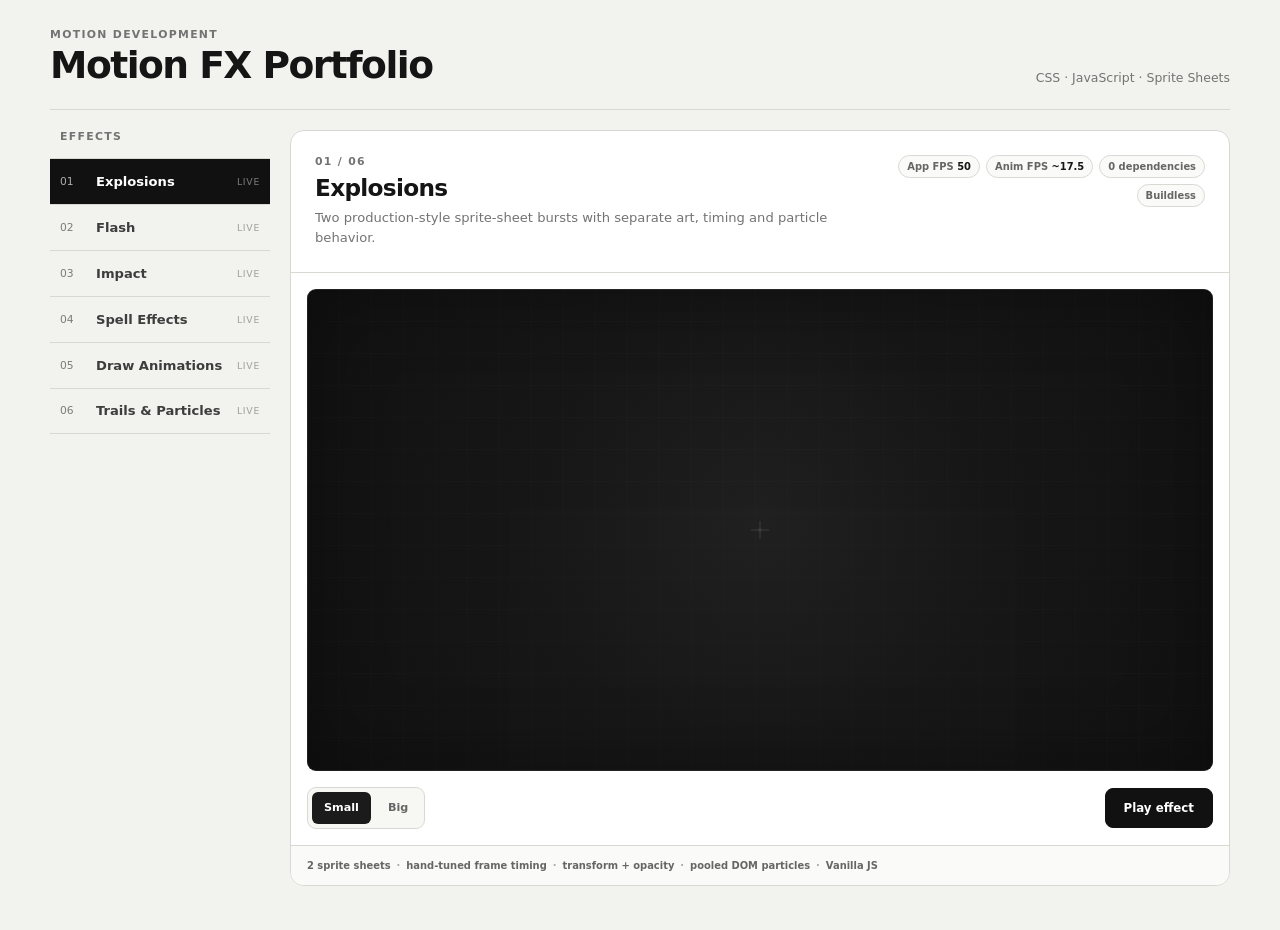
<file: site/index.html>
<!doctype html>
<html lang="en">
<head>
  <meta charset="utf-8">
  <meta name="viewport" content="width=device-width, initial-scale=1">
  <meta name="description" content="Lightweight browser motion and game FX portfolio built with CSS, JavaScript and sprite sheets.">
  <title>Motion FX Portfolio</title>
  <link rel="stylesheet" href="./styles.css">
  <link rel="stylesheet" href="./explosion-polish.css">
  <link rel="stylesheet" href="./impact-polish.css">
  <link rel="stylesheet" href="./draw-polish.css">
  <link rel="stylesheet" href="./spell-polish.css">
</head>
<body>
  <main class="page-shell">
    <header class="site-header">
      <div>
        <p class="site-label">Motion Development</p>
        <h1>Motion FX Portfolio</h1>
      </div>
      <p class="stack">CSS · JavaScript · Sprite Sheets</p>
    </header>

    <div class="portfolio-layout">
      <nav class="effect-nav" aria-label="Effect categories">
        <p class="nav-label">Effects</p>
        <button class="effect-nav__item is-active" type="button" data-effect="explosion"><span class="effect-number">01</span><span>Explosions</span><small>Live</small></button>
        <button class="effect-nav__item" type="button" data-effect="flash"><span class="effect-number">02</span><span>Flash</span><small>Live</small></button>
        <button class="effect-nav__item" type="button" data-effect="impact"><span class="effect-number">03</span><span>Impact</span><small>Live</small></button>
        <button class="effect-nav__item" type="button" data-effect="spell"><span class="effect-number">04</span><span>Spell Effects</span><small>Live</small></button>
        <button class="effect-nav__item" type="button" data-effect="draw"><span class="effect-number">05</span><span>Draw Animations</span><small>Live</small></button>
        <button class="effect-nav__item" type="button" data-effect="trails"><span class="effect-number">06</span><span>Trails & Particles</span><small>Live</small></button>
      </nav>

      <section class="demo-panel" aria-labelledby="effect-title">
        <div class="demo-header">
          <div>
            <p class="demo-index" id="demo-index">01 / 06</p>
            <h2 id="effect-title">Explosions</h2>
            <p class="demo-description" id="demo-description"></p>
          </div>
          <div class="runtime-meta" aria-label="Runtime information">
            <span>App FPS <strong id="app-fps">--</strong></span>
            <span id="animation-fps-wrap">Anim FPS <strong id="animation-fps">--</strong></span>
            <span>0 dependencies</span>
            <span>Buildless</span>
          </div>
        </div>

        <div class="stage" id="stage">
          <div class="stage-grid" aria-hidden="true"></div>
          <div id="effect-root" class="effect-root" aria-live="polite"></div>
        </div>

        <div class="demo-controls">
          <div class="variants" id="variant-controls" aria-label="Effect variants"></div>
          <button class="play-button" id="play-button" type="button">Play effect</button>
        </div>

        <div class="technical-strip" id="technical-strip"></div>
      </section>
    </div>
  </main>

  <script src="./js/main.js" defer></script>
  <script src="./js/explosion-polish.js" defer></script>
</body>
</html>
</file>
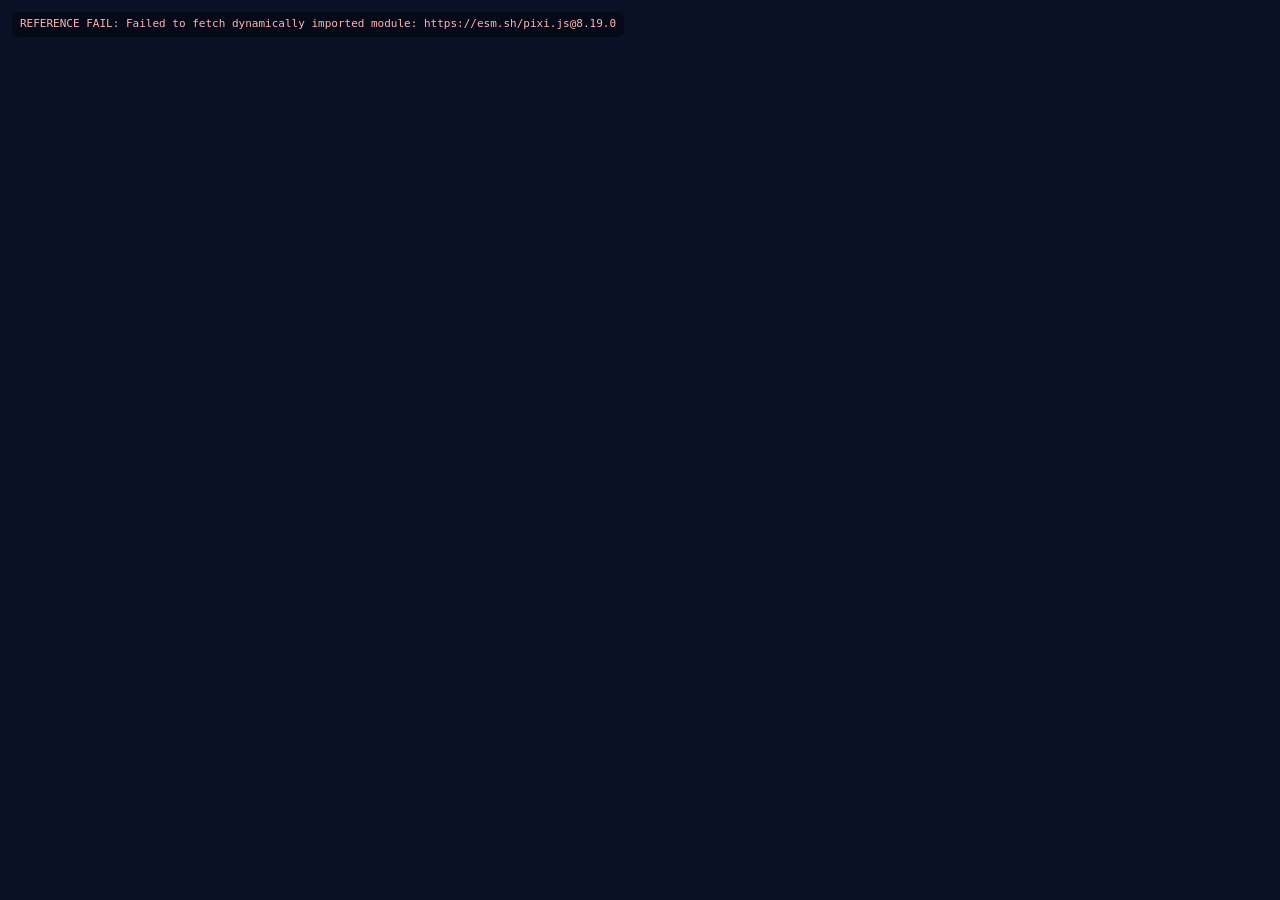
<file: site/reference-fidelity-frame.html>
<!doctype html>
<html lang="en">
<head>
  <meta charset="utf-8">
  <meta name="viewport" content="width=device-width, initial-scale=1">
  <title>FXDeck Reference Fidelity Frame</title>
  <style>
    html, body { width: 100%; height: 100%; margin: 0; overflow: hidden; background: #0a1026; }
    body { position: relative; }
    #reference-canvas { position: absolute; inset: 0; width: 100%; height: 100%; display: block; }
    #reference-status {
      position: absolute; left: 12px; top: 12px; z-index: 10;
      margin: 0; padding: 5px 8px; border-radius: 6px;
      font: 11px/1.35 ui-monospace, SFMono-Regular, Menlo, Consolas, monospace;
      color: rgba(255,255,255,.72); background: rgba(4,8,18,.72);
      pointer-events: none;
    }
    #reference-status[data-state="ready"] { opacity: .55; }
    #reference-status[data-state="error"] { color: #ffb4b4; opacity: 1; }
  </style>
</head>
<body>
  <canvas id="reference-canvas"></canvas>
  <p id="reference-status">P3.14.1 exact reference booting…</p>
  <script type="module" src="./js/reference-fidelity-frame.js?v=p3.14.1"></script>
</body>
</html>
</file>
<file: site/styles.css>
:root {
  color-scheme: light;
  --page: #f2f2ef;
  --panel: #fff;
  --stage: #151515;
  --text: #151515;
  --muted: #737373;
  --line: #d9d9d4;
  --active: #111;
  --radius: 14px;
  font-family: Inter, ui-sans-serif, system-ui, -apple-system, BlinkMacSystemFont, "Segoe UI", sans-serif;
}
* { box-sizing: border-box; }
body { margin: 0; min-width: 320px; color: var(--text); background: var(--page); }
button { font: inherit; }
button:focus-visible { outline: 2px solid #111; outline-offset: 3px; }
.page-shell { width: min(1180px, calc(100% - 32px)); margin: 0 auto; padding: 28px 0 44px; }
.site-header { display: flex; align-items: end; justify-content: space-between; gap: 24px; padding-bottom: 24px; border-bottom: 1px solid var(--line); }
.site-label,.nav-label,.demo-index { margin: 0 0 6px; color: var(--muted); font-size: .68rem; font-weight: 700; letter-spacing: .12em; text-transform: uppercase; }
h1 { margin: 0; font-size: clamp(1.7rem,3vw,2.35rem); line-height: 1; letter-spacing: -.04em; }
.stack { margin: 0; color: var(--muted); font-size: .78rem; }
.portfolio-layout { display: grid; grid-template-columns: 220px minmax(0,1fr); gap: 20px; padding-top: 20px; }
.effect-nav { display: flex; flex-direction: column; align-self: start; }
.nav-label { padding: 0 10px 9px; }
.effect-nav__item { display: grid; grid-template-columns: 28px 1fr auto; align-items: center; gap: 8px; width: 100%; min-height: 46px; padding: 0 10px; border: 0; border-top: 1px solid var(--line); color: #3d3d3d; background: transparent; text-align: left; cursor: pointer; }
.effect-nav__item:last-child { border-bottom: 1px solid var(--line); }
.effect-nav__item.is-active { color: #fff; background: var(--active); }
.effect-number { font-size: .67rem; font-variant-numeric: tabular-nums; opacity: .65; }
.effect-nav__item > span:nth-child(2) { font-size: .82rem; font-weight: 650; }
.effect-nav__item small { color: inherit; font-size: .58rem; text-transform: uppercase; letter-spacing: .08em; opacity: .45; }
.demo-panel { overflow: hidden; border: 1px solid var(--line); border-radius: var(--radius); background: var(--panel); }
.demo-header { display: flex; align-items: start; justify-content: space-between; gap: 24px; padding: 24px; border-bottom: 1px solid var(--line); }
.demo-header h2 { margin: 0 0 7px; font-size: 1.45rem; letter-spacing: -.03em; }
.demo-description { max-width: 575px; margin: 0; color: var(--muted); font-size: .82rem; line-height: 1.55; }
.runtime-meta { display: flex; gap: 6px; flex-wrap: wrap; justify-content: flex-end; }
.runtime-meta span { padding: 5px 8px; border: 1px solid var(--line); border-radius: 999px; color: #666; background: #fafaf8; font-size: .62rem; font-weight: 650; white-space: nowrap; }
.runtime-meta strong { color: #171717; font-variant-numeric: tabular-nums; }
.stage { position: relative; width: calc(100% - 32px); aspect-ratio: 16/8.5; margin: 16px; overflow: hidden; border-radius: 9px; background: radial-gradient(circle at 50% 48%,#202020 0,#171717 45%,#121212 100%); isolation: isolate; transform-origin: center; }
.stage-grid { position: absolute; inset: 0; opacity: .34; background-image: linear-gradient(rgba(255,255,255,.035) 1px,transparent 1px),linear-gradient(90deg,rgba(255,255,255,.035) 1px,transparent 1px); background-size: 32px 32px; }
.stage::after { content: ""; position: absolute; inset: 0; z-index: 50; pointer-events: none; border: 1px solid rgba(255,255,255,.06); border-radius: inherit; box-shadow: inset 0 0 80px rgba(0,0,0,.32); }
.effect-root { position: absolute; inset: 0; z-index: 2; overflow: hidden; }
.stage.is-kicked { animation: stage-kick 135ms linear both; }
@keyframes stage-kick {
  0%,100% { transform: translate3d(0,0,0); }
  18% { transform: translate3d(calc(var(--kick,1px)*-1),calc(var(--kick,1px)*.3),0); }
  42% { transform: translate3d(var(--kick,1px),calc(var(--kick,1px)*-.2),0); }
  67% { transform: translate3d(calc(var(--kick,1px)*-.35),0,0); }
}
.demo-controls { display: flex; align-items: center; justify-content: space-between; gap: 16px; padding: 0 16px 16px; }
.variants { display: flex; gap: 5px; padding: 4px; border: 1px solid var(--line); border-radius: 9px; background: #f7f7f4; }
.variants button { min-height: 32px; padding: 0 12px; border: 0; border-radius: 6px; color: #666; background: transparent; font-size: .7rem; font-weight: 700; cursor: pointer; }
.variants button.is-active { color: #fff; background: #1b1b1b; }
.play-button { min-height: 40px; padding: 0 18px; border: 1px solid #111; border-radius: 8px; color: #fff; background: #111; font-size: .74rem; font-weight: 750; cursor: pointer; }
.play-button:hover { background: #2b2b2b; }
.play-button:active { transform: translateY(1px); }
.technical-strip { display: flex; flex-wrap: wrap; gap: 6px; padding: 14px 16px; border-top: 1px solid var(--line); background: #fafaf8; }
.technical-strip span { color: #666; font-size: .62rem; font-weight: 650; white-space: nowrap; }
.technical-strip span + span::before { content: "·"; margin-right: 6px; color: #aaa; }
.fx-origin { position: absolute; left: 50%; top: 50%; width: 18px; height: 18px; transform: translate(-50%,-50%); opacity: .13; }
.fx-origin::before,.fx-origin::after { content:""; position:absolute; left:50%; top:50%; background:#fff; transform:translate(-50%,-50%); }
.fx-origin::before { width:18px; height:1px; } .fx-origin::after { width:1px; height:18px; }
.fx-origin span { position:absolute; left:50%; top:50%; width:4px; height:4px; border:1px solid #fff; border-radius:50%; transform:translate(-50%,-50%); }
.blast-bloom,.explosion-flash,.shock-ring,.explosion-sprite,.particles { position:absolute; left:50%; top:50%; pointer-events:none; }
.blast-bloom { z-index:2; width:220px; height:220px; border-radius:50%; opacity:0; background:radial-gradient(circle,rgba(255,248,210,.95) 0 4%,rgba(255,170,45,.38) 20%,rgba(255,80,20,.15) 39%,transparent 68%); transform:translate(-50%,-50%) scale(.1); mix-blend-mode:screen; }
.blast-bloom.is-playing { animation:blast-bloom 190ms cubic-bezier(.08,.7,.18,1) both; }
@keyframes blast-bloom { 0%{opacity:.95;transform:translate(-50%,-50%) scale(.08)} 30%{opacity:.82;transform:translate(-50%,-50%) scale(.68)} 100%{opacity:0;transform:translate(-50%,-50%) scale(1.16)} }
.explosion-flash { z-index:7; width:25px; height:25px; border-radius:50%; opacity:0; background:#fff; box-shadow:0 0 18px 6px rgba(255,244,188,.9),0 0 45px 16px rgba(255,126,30,.4); transform:translate(-50%,-50%) scale(.1); }
.explosion-flash.is-playing { animation:core-flash 66ms ease-out both; }
@keyframes core-flash { 0%{opacity:1;transform:translate(-50%,-50%) scale(.1)} 40%{opacity:1;transform:translate(-50%,-50%) scale(1)} 100%{opacity:0;transform:translate(-50%,-50%) scale(2.2)} }
.shock-ring { z-index:4; width:44px; height:44px; border:2px solid rgba(255,223,159,.75); border-radius:50%; opacity:0; transform:translate(-50%,-50%) scale(.25); }
.shock-ring--b { border-width:1px; border-color:rgba(255,139,58,.5); }
.shock-ring--a.is-playing { animation:shock-a 230ms cubic-bezier(.08,.72,.16,1) both; }
.shock-ring--b.is-playing { animation:shock-b 310ms cubic-bezier(.08,.68,.14,1) 30ms both; }
@keyframes shock-a { from{opacity:.88;transform:translate(-50%,-50%) scale(.25)} to{opacity:0;transform:translate(-50%,-50%) scale(var(--ring-a-scale,3.2))} }
@keyframes shock-b { from{opacity:.55;transform:translate(-50%,-50%) scale(.25)} to{opacity:0;transform:translate(-50%,-50%) scale(var(--ring-b-scale,4.5))} }
.explosion-sprite { z-index:5; opacity:0; background-repeat:no-repeat; transform:translate(-50%,-50%); filter:drop-shadow(0 0 8px rgba(255,116,34,.3)); }
.explosion-sprite.is-playing { opacity:1; }
.particles { inset:0; left:0; top:0; z-index:8; mix-blend-mode:screen; }
.particle { position:absolute; left:50%; top:50%; opacity:0; will-change:transform,opacity; }
.particle.spark { width:var(--length,20px); height:var(--thickness,2px); border-radius:999px; background:linear-gradient(90deg,#fff7bd 0,var(--particle-color,#ff9f32) 42%,transparent 100%); box-shadow:0 0 7px rgba(255,145,45,.45); transform:translate(-50%,-50%) rotate(var(--rotation)); transform-origin:0 50%; }
.particle.ember { width:var(--size,4px); height:var(--size,4px); border-radius:50%; background:var(--particle-color,#ff8b2d); box-shadow:0 0 6px rgba(255,116,31,.4); transform:translate(-50%,-50%); }
.particle.debris { width:var(--w,6px); height:var(--h,4px); border-radius:1px; background:#4b3428; transform:translate(-50%,-50%); }
.particle.spark.is-playing { animation:spark-burst var(--duration) cubic-bezier(.08,.62,.16,1) var(--delay) both; }
.particle.ember.is-playing { animation:ember-burst var(--duration) cubic-bezier(.1,.5,.2,1) var(--delay) both; }
.particle.debris.is-playing { animation:debris-burst var(--duration) cubic-bezier(.12,.52,.22,1) var(--delay) both; }
@keyframes spark-burst { 0%{opacity:0;transform:translate(-50%,-50%) rotate(var(--rotation)) translateX(4px) scaleX(.3)} 10%{opacity:1} 60%{opacity:.9} 100%{opacity:0;transform:translate(-50%,-50%) rotate(var(--rotation)) translateX(var(--distance)) scaleX(.15)} }
@keyframes ember-burst { 0%{opacity:0;transform:translate(-50%,-50%) translate3d(0,0,0) scale(.8)} 12%{opacity:1} 65%{opacity:.75} 100%{opacity:0;transform:translate(-50%,-50%) translate3d(var(--x),var(--y),0) scale(.15)} }
@keyframes debris-burst { 0%{opacity:0;transform:translate(-50%,-50%) translate3d(0,0,0) rotate(0)} 12%{opacity:.85} 100%{opacity:0;transform:translate(-50%,-50%) translate3d(var(--x),var(--y),0) rotate(var(--spin))} }
.flash-study { position:absolute; left:50%; top:50%; width:1px; height:1px; }
.flash-core,.flash-bloom,.flash-ring,.flash-rays { position:absolute; left:0; top:0; pointer-events:none; }
.flash-core { z-index:5; width:24px; height:24px; border-radius:50%; background:#fff; opacity:0; transform:translate(-50%,-50%) scale(.2); }
.flash-bloom { width:190px; height:190px; border-radius:50%; background:radial-gradient(circle,rgba(255,255,255,.9) 0 4%,rgba(206,229,255,.35) 18%,rgba(115,169,255,.12) 42%,transparent 68%); opacity:0; transform:translate(-50%,-50%) scale(.15); mix-blend-mode:screen; }
.flash-ring { width:38px; height:38px; border:2px solid rgba(229,240,255,.82); border-radius:50%; opacity:0; transform:translate(-50%,-50%) scale(.3); }
.flash-rays span { position:absolute; left:0; top:0; width:var(--ray,64px); height:2px; border-radius:999px; background:linear-gradient(90deg,rgba(255,255,255,.95),rgba(144,191,255,.48),transparent); transform-origin:0 50%; transform:rotate(calc(var(--i)*36deg)) translateX(9px) scaleX(.2); opacity:0; }
.flash-big .flash-rays span { --ray:92px; height:3px; }
.flash-playing .flash-core { animation:flash-core 75ms ease-out both; }
.flash-playing .flash-bloom { animation:flash-bloom 150ms cubic-bezier(.08,.7,.2,1) both; }
.flash-playing .flash-ring { animation:flash-ring 175ms cubic-bezier(.08,.72,.18,1) 10ms both; }
.flash-playing .flash-rays span { animation:flash-ray 125ms cubic-bezier(.08,.7,.18,1) calc(var(--i)*1ms) both; }
.flash-big.flash-playing .flash-core { animation-duration:95ms; box-shadow:0 0 30px 12px rgba(202,226,255,.5); }
.flash-big.flash-playing .flash-bloom { animation-duration:220ms; }
.flash-big.flash-playing .flash-ring { animation-duration:240ms; }
.flash-big.flash-playing .flash-rays span { animation-duration:185ms; }
@keyframes flash-core { 0%{opacity:0;transform:translate(-50%,-50%) scale(.15)} 18%{opacity:1;transform:translate(-50%,-50%) scale(1)} 100%{opacity:0;transform:translate(-50%,-50%) scale(2.2)} }
@keyframes flash-bloom { 0%{opacity:0;transform:translate(-50%,-50%) scale(.1)} 20%{opacity:.95} 100%{opacity:0;transform:translate(-50%,-50%) scale(1.2)} }
@keyframes flash-ring { 0%{opacity:.85;transform:translate(-50%,-50%) scale(.25)} 100%{opacity:0;transform:translate(-50%,-50%) scale(3.6)} }
@keyframes flash-ray { 0%{opacity:0;transform:rotate(calc(var(--i)*36deg)) translateX(8px) scaleX(.15)} 15%{opacity:1} 100%{opacity:0;transform:rotate(calc(var(--i)*36deg)) translateX(26px) scaleX(1)} }
.impact-target { position:absolute; left:64%; top:50%; width:52px; height:52px; border:1px solid rgba(255,255,255,.38); border-radius:50%; transform:translate(-50%,-50%); }
.impact-target::before,.impact-target::after { content:""; position:absolute; left:50%; top:50%; background:rgba(255,255,255,.25); transform:translate(-50%,-50%); }
.impact-target::before { width:70px; height:1px; } .impact-target::after { width:1px; height:70px; }
.impact-target span { position:absolute; inset:16px; border-radius:50%; background:#282828; }
.impact-projectile { position:absolute; left:18%; top:50%; width:58px; height:4px; border-radius:999px; opacity:0; background:linear-gradient(90deg,transparent,#dcecff 45%,#fff); transform:translateY(-50%); }
.impact-line { position:absolute; left:21%; top:50%; width:43%; height:1px; opacity:.15; background:linear-gradient(90deg,transparent,rgba(255,255,255,.4)); }
.impact-flash,.impact-ring { position:absolute; left:64%; top:50%; opacity:0; transform:translate(-50%,-50%); }
.impact-flash { width:24px; height:24px; border-radius:50%; background:#fff; box-shadow:0 0 24px 8px rgba(184,220,255,.4); }
.impact-ring { width:38px; height:38px; border:2px solid rgba(214,234,255,.72); border-radius:50%; }
.impact-burst span { position:absolute; left:64%; top:50%; width:62px; height:2px; border-radius:999px; background:linear-gradient(90deg,#fff,rgba(177,218,255,.5),transparent); transform-origin:0 50%; opacity:0; }
.impact-debris i { position:absolute; left:64%; top:50%; width:5px; height:3px; background:#c8d9e8; opacity:0; }
.impact-playing .impact-projectile { animation:impact-projectile 95ms cubic-bezier(.2,.8,.2,1) both; }
.impact-playing .impact-target { animation:target-hit 250ms cubic-bezier(.12,.7,.2,1) 92ms both; }
.impact-playing .impact-flash { animation:impact-flash 80ms ease-out 88ms both; }
.impact-playing .impact-ring { animation:impact-ring 190ms cubic-bezier(.08,.72,.18,1) 92ms both; }
.impact-playing .impact-burst span { animation:impact-ray 165ms cubic-bezier(.08,.7,.2,1) calc(92ms + var(--i)*2ms) both; transform:rotate(calc(-54deg + var(--i)*12deg)); }
.impact-playing .impact-debris i { animation:impact-debris 270ms cubic-bezier(.12,.55,.2,1) calc(100ms + var(--i)*5ms) both; }
.impact-heavy .impact-burst span { width:86px; height:3px; }
.impact-heavy .impact-target { width:62px; height:62px; }
.impact-heavy.impact-playing .impact-target { animation-duration:340ms; }
.impact-heavy.impact-playing .impact-debris i { animation-duration:390ms; }
@keyframes impact-projectile { from{opacity:0;transform:translate3d(0,-50%,0) scaleX(.4)} 12%{opacity:1} to{opacity:1;transform:translate3d(720%,-50%,0) scaleX(1.2)} }
@keyframes target-hit { 0%{transform:translate(-50%,-50%) scale(1)} 15%{transform:translate(calc(-50% + 11px),-50%) scale(.86,1.1)} 48%{transform:translate(calc(-50% + 4px),-50%) scale(1.04,.98)} 100%{transform:translate(-50%,-50%) scale(1)} }
@keyframes impact-flash { 0%{opacity:1;transform:translate(-50%,-50%) scale(.25)} 100%{opacity:0;transform:translate(-50%,-50%) scale(2.4)} }
@keyframes impact-ring { 0%{opacity:.8;transform:translate(-50%,-50%) scale(.3)} 100%{opacity:0;transform:translate(-50%,-50%) scale(3.3)} }
@keyframes impact-ray { 0%{opacity:0;transform:rotate(calc(-54deg + var(--i)*12deg)) translateX(5px) scaleX(.2)} 12%{opacity:1} 100%{opacity:0;transform:rotate(calc(-54deg + var(--i)*12deg)) translateX(38px) scaleX(1)} }
@keyframes impact-debris { 0%{opacity:0;transform:translate(-50%,-50%) translate3d(0,0,0) rotate(0)} 12%{opacity:1} 100%{opacity:0;transform:translate(-50%,-50%) translate3d(calc(46px + var(--i)*8px),calc((var(--i) - 3.5)*13px + 20px),0) rotate(calc(var(--i)*74deg))} }
.cast-point { position:absolute; left:20%; top:50%; width:38px; height:38px; border:1px solid rgba(255,255,255,.22); border-radius:50%; transform:translate(-50%,-50%); }
.cast-point span { position:absolute; inset:13px; border-radius:50%; background:#242424; }
.spell-charge,.spell-projectile,.spell-hit { position:absolute; left:20%; top:50%; transform:translate(-50%,-50%); }
.spell-charge { width:56px; height:56px; opacity:0; border-radius:50%; }
.spell-charge::before { content:""; position:absolute; inset:12px; border-radius:50%; background:#a77bff; box-shadow:0 0 22px 8px rgba(130,90,255,.3); }
.spell-charge i { position:absolute; left:50%; top:50%; width:4px; height:4px; border-radius:50%; background:#d9c9ff; transform:rotate(calc(var(--i)*72deg)) translateX(28px); }
.spell-projectile { z-index:5; width:20px; height:20px; border-radius:50%; opacity:0; background:#d9cbff; box-shadow:0 0 18px 8px rgba(133,91,255,.55); }
.spell-trails span { position:absolute; left:20%; top:50%; z-index:4; width:18px; height:7px; border-radius:999px; opacity:0; background:linear-gradient(90deg,rgba(130,90,255,0),rgba(180,153,255,.7)); transform:translate(-50%,-50%); }
.spell-hit { left:72%; width:1px; height:1px; opacity:0; }
.spell-hit-ring { position:absolute; left:0; top:0; width:44px; height:44px; border:2px solid #b99dff; border-radius:50%; transform:translate(-50%,-50%) scale(.2); }
.spell-hit-core { position:absolute; left:0; top:0; width:22px; height:22px; border-radius:50%; background:#fff; box-shadow:0 0 24px 10px rgba(138,95,255,.45); transform:translate(-50%,-50%); }
.spell-hit i { position:absolute; left:0; top:0; width:54px; height:2px; border-radius:999px; background:linear-gradient(90deg,#f2ecff,#a67eff,transparent); transform-origin:0 50%; transform:rotate(calc(var(--i)*45deg)); }
.spell-playing .spell-charge { animation:spell-charge 235ms cubic-bezier(.25,.8,.2,1) both; }
.spell-playing .spell-charge i { animation:spell-orbit 235ms ease-in both; }
.spell-playing .spell-projectile { animation:spell-flight 265ms cubic-bezier(.2,.72,.2,1) 220ms both; }
.spell-playing .spell-trails span { animation:spell-trail 235ms linear calc(226ms + var(--i)*13ms) both; }
.spell-playing .spell-hit { animation:spell-hit 235ms cubic-bezier(.08,.7,.18,1) 475ms both; }
.spell-fire .spell-charge::before { background:#ff9c2e; box-shadow:0 0 22px 8px rgba(255,92,22,.35); }
.spell-fire .spell-charge i { background:#ffd27a; }
.spell-fire .spell-projectile { width:24px; height:16px; border-radius:50% 70% 70% 50%; background:#fff0a3; box-shadow:0 0 18px 8px rgba(255,101,24,.58); }
.spell-fire .spell-trails span { background:linear-gradient(90deg,transparent,rgba(255,117,28,.75)); }
.spell-fire .spell-hit-ring { border-color:#ff8b2c; }
.spell-fire .spell-hit-core { box-shadow:0 0 24px 10px rgba(255,91,24,.5); }
.spell-fire .spell-hit i { background:linear-gradient(90deg,#fff2ac,#ff8d2c,transparent); }
.spell-fire.spell-playing .spell-charge { animation-duration:185ms; }
.spell-fire.spell-playing .spell-projectile { animation-delay:175ms; animation-duration:230ms; }
.spell-fire.spell-playing .spell-trails span { animation-delay:calc(180ms + var(--i)*10ms); }
.spell-fire.spell-playing .spell-hit { animation-delay:395ms; }
@keyframes spell-charge { 0%{opacity:0;transform:translate(-50%,-50%) scale(.35)} 20%{opacity:.55} 72%{opacity:1;transform:translate(-50%,-50%) scale(1)} 100%{opacity:0;transform:translate(-50%,-50%) scale(.5)} }
@keyframes spell-orbit { from{transform:rotate(calc(var(--i)*72deg)) translateX(33px) scale(.6)} to{transform:rotate(calc(var(--i)*72deg + 160deg)) translateX(20px) scale(1)} }
@keyframes spell-flight { 0%{opacity:0;transform:translate(-50%,-50%) translateX(0) scale(.7)} 8%{opacity:1} 88%{opacity:1} 100%{opacity:0;transform:translate(-50%,-50%) translateX(var(--travel)) scale(1.15)} }
@keyframes spell-trail { 0%{opacity:0;transform:translate(-50%,-50%) translateX(0) scaleX(.3)} 20%{opacity:.7} 100%{opacity:0;transform:translate(-50%,-50%) translateX(var(--travel)) scaleX(1.5)} }
@keyframes spell-hit { 0%{opacity:0;transform:translate(-50%,-50%) scale(.3)} 12%{opacity:1} 100%{opacity:0;transform:translate(-50%,-50%) scale(2.2)} }
.draw-card { position:absolute; left:50%; top:50%; width:132px; height:178px; perspective:900px; transform:translate(-50%,-50%); }
.draw-card-inner { position:relative; width:100%; height:100%; transform-style:preserve-3d; }
.draw-face { position:absolute; inset:0; display:flex; flex-direction:column; align-items:center; justify-content:center; gap:10px; border-radius:12px; backface-visibility:hidden; }
.draw-back { border:1px solid #777; color:#ddd; background:linear-gradient(145deg,#292929,#1c1c1c); box-shadow:0 18px 40px rgba(0,0,0,.3); }
.draw-back span { font-size:2rem; font-weight:800; }
.draw-front { transform:rotateY(180deg); border:1px solid #9b9b9b; color:#111; background:linear-gradient(145deg,#fff,#d8d8d8); }
.draw-front small,.draw-front span { font-size:.55rem; letter-spacing:.12em; font-weight:800; }
.draw-front strong { display:grid; width:54px; height:54px; place-items:center; border-radius:50%; background:#171717; color:#fff; font-size:1.7rem; }
.draw-glow,.draw-flash,.draw-rays,.draw-particles { position:absolute; left:50%; top:50%; pointer-events:none; }
.draw-glow { width:260px; height:260px; border-radius:50%; opacity:0; background:radial-gradient(circle,rgba(255,255,255,.25),transparent 68%); transform:translate(-50%,-50%) scale(.5); }
.draw-flash { z-index:8; width:26px; height:26px; border-radius:50%; opacity:0; background:#fff; transform:translate(-50%,-50%) scale(.2); }
.draw-rays span { position:absolute; left:0; top:0; width:100px; height:1px; opacity:0; background:linear-gradient(90deg,rgba(255,255,255,.8),transparent); transform-origin:0 50%; transform:rotate(calc(var(--i)*30deg)); }
.draw-particles i { position:absolute; left:0; top:0; width:4px; height:4px; border-radius:50%; opacity:0; background:#dedede; }
.draw-playing .draw-card { animation:draw-anticipation 410ms cubic-bezier(.18,.72,.2,1) both; }
.draw-playing .draw-card-inner { animation:draw-flip 420ms cubic-bezier(.15,.75,.18,1) 380ms both; }
.draw-playing .draw-glow { animation:draw-glow 720ms ease-out 160ms both; }
.draw-playing .draw-flash { animation:draw-flash 95ms ease-out 390ms both; }
.draw-playing .draw-rays span { animation:draw-ray 330ms cubic-bezier(.08,.7,.2,1) calc(410ms + var(--i)*3ms) both; }
.draw-playing .draw-particles i { animation:draw-particle 470ms cubic-bezier(.1,.55,.2,1) calc(430ms + var(--i)*9ms) both; }
.draw-rare .draw-front { border-color:#c9a24f; background:linear-gradient(145deg,#fff8d9,#d5aa42); }
.draw-rare .draw-front strong { background:#6f5118; }
.draw-rare .draw-glow { background:radial-gradient(circle,rgba(255,217,112,.45),rgba(255,176,52,.14) 35%,transparent 68%); }
.draw-rare .draw-rays span { width:130px; height:2px; background:linear-gradient(90deg,#ffe9a2,rgba(255,178,56,.45),transparent); }
.draw-rare .draw-particles i { background:#ffd66d; box-shadow:0 0 7px rgba(255,191,64,.5); }
.draw-rare.draw-playing .draw-card { animation-duration:520ms; }
.draw-rare.draw-playing .draw-card-inner { animation-delay:485ms; animation-duration:500ms; }
.draw-rare.draw-playing .draw-flash { animation-delay:500ms; }
.draw-rare.draw-playing .draw-rays span { animation-delay:calc(515ms + var(--i)*4ms); }
.draw-rare.draw-playing .draw-particles i { animation-delay:calc(535ms + var(--i)*11ms); animation-duration:600ms; }
@keyframes draw-anticipation { 0%{transform:translate(-50%,-50%) scale(1)} 45%{transform:translate(-50%,-50%) scale(.92) rotate(-1deg)} 68%{transform:translate(-50%,-50%) scale(.96) rotate(1.5deg)} 100%{transform:translate(-50%,-50%) scale(1.03)} }
@keyframes draw-flip { 0%{transform:rotateY(0) scale(1)} 45%{transform:rotateY(96deg) scale(1.1)} 100%{transform:rotateY(180deg) scale(1)} }
@keyframes draw-glow { 0%{opacity:0;transform:translate(-50%,-50%) scale(.4)} 30%{opacity:.7} 100%{opacity:0;transform:translate(-50%,-50%) scale(1.25)} }
@keyframes draw-flash { from{opacity:1;transform:translate(-50%,-50%) scale(.2)} to{opacity:0;transform:translate(-50%,-50%) scale(5)} }
@keyframes draw-ray { 0%{opacity:0;transform:rotate(calc(var(--i)*30deg)) translateX(12px) scaleX(.2)} 15%{opacity:1} 100%{opacity:0;transform:rotate(calc(var(--i)*30deg)) translateX(50px) scaleX(1)} }
@keyframes draw-particle { 0%{opacity:0;transform:translate(-50%,-50%) translate(0,0) scale(.5)} 15%{opacity:1} 100%{opacity:0;transform:translate(-50%,-50%) translate(calc((var(--i) - 6.5)*13px),calc(-65px + (var(--i)%4)*32px)) scale(.15)} }
.energy-demo,.slash-demo,.particle-demo { position:absolute; inset:0; }
.energy-demo,.slash-demo,.particle-demo { display:none; }
.trails-energy .energy-demo,.trails-slash .slash-demo,.trails-particles .particle-demo { display:block; }
.energy-track { position:absolute; left:16%; right:16%; top:50%; height:1px; background:linear-gradient(90deg,transparent,rgba(255,255,255,.18),transparent); }
.energy-dot,.energy-trails span { position:absolute; left:18%; top:50%; border-radius:50%; transform:translate(-50%,-50%); }
.energy-dot { width:15px; height:15px; z-index:4; background:#d4f7ff; box-shadow:0 0 18px 7px rgba(68,202,255,.38); }
.energy-trails span { width:14px; height:14px; background:#58d7ff; opacity:0; }
.trails-energy.trails-playing .energy-dot { animation:energy-move 650ms cubic-bezier(.2,.7,.2,1) both; }
.trails-energy.trails-playing .energy-trails span { animation:energy-ghost 650ms cubic-bezier(.2,.7,.2,1) calc(var(--i)*16ms) both; }
@keyframes energy-move { from{transform:translate(-50%,-50%) translateX(0) scale(.8)} 30%{transform:translate(-50%,-50%) translateX(130px) scale(1.15)} to{transform:translate(-50%,-50%) translateX(390px) scale(.9)} }
@keyframes energy-ghost { 0%{opacity:0;transform:translate(-50%,-50%) translateX(0) scale(.9)} 12%{opacity:.45} 70%{opacity:.2} 100%{opacity:0;transform:translate(-50%,-50%) translateX(390px) scale(.25)} }
.slash-demo { width:100%; height:100%; }
.slash-demo path { fill:none; stroke-linecap:round; stroke-dasharray:520; stroke-dashoffset:520; }
.slash-glow { stroke:#66d8ff; stroke-width:18; opacity:.16; }
.slash-core { stroke:#e9fbff; stroke-width:4; }
.trails-slash.trails-playing .slash-glow { animation:slash-draw 430ms cubic-bezier(.12,.72,.18,1) both; }
.trails-slash.trails-playing .slash-core { animation:slash-draw 300ms cubic-bezier(.12,.72,.18,1) both; }
@keyframes slash-draw { 0%{stroke-dashoffset:520;opacity:0} 8%{opacity:1} 70%{stroke-dashoffset:0;opacity:1} 100%{stroke-dashoffset:-80;opacity:0} }
.particle-demo { display:none; grid-template-columns:repeat(3,1fr); align-items:center; gap:20px; padding:10% 12%; }
.trails-particles .particle-demo { display:grid; }
.particle-column { position:relative; display:flex; flex-direction:column; align-items:center; gap:30px; color:#8e8e8e; }
.particle-column small { font-size:.6rem; font-weight:750; letter-spacing:.12em; }
.mini-emitter { position:relative; width:1px; height:1px; }
.mini-emitter i { position:absolute; left:0; top:0; opacity:0; }
.sparks-emitter i { width:22px; height:2px; border-radius:999px; background:linear-gradient(90deg,#fff4ba,#ff9f32,transparent); transform-origin:0 50%; }
.dust-emitter i { width:12px; height:12px; border-radius:50%; background:#a79c8f; }
.magic-emitter i { width:5px; height:5px; border-radius:50%; background:#b99aff; box-shadow:0 0 7px rgba(166,128,255,.6); }
.trails-particles.trails-playing .sparks-emitter i { animation:mini-spark 430ms cubic-bezier(.1,.58,.2,1) calc(var(--i)*13ms) both; }
.trails-particles.trails-playing .dust-emitter i { animation:mini-dust 760ms ease-out calc(var(--i)*31ms) both; }
.trails-particles.trails-playing .magic-emitter i { animation:mini-magic 850ms ease-out calc(var(--i)*34ms) both; }
@keyframes mini-spark { 0%{opacity:0;transform:rotate(calc(var(--i)*37deg)) translateX(0) scaleX(.4)} 12%{opacity:1} 100%{opacity:0;transform:rotate(calc(var(--i)*37deg)) translateX(70px) scaleX(.15)} }
@keyframes mini-dust { 0%{opacity:0;transform:translate(0,0) scale(.35)} 20%{opacity:.45} 100%{opacity:0;transform:translate(calc((var(--i)-3.5)*11px),calc(-35px - (var(--i)%3)*16px)) scale(1.35)} }
@keyframes mini-magic { 0%{opacity:0;transform:rotate(calc(var(--i)*40deg)) translateX(10px) scale(.5)} 18%{opacity:1} 100%{opacity:0;transform:rotate(calc(var(--i)*40deg + 100deg)) translateX(58px) scale(.15)} }
@media (max-width:780px) {
  .site-header { align-items:start; flex-direction:column; gap:10px; }
  .portfolio-layout { grid-template-columns:1fr; }
  .effect-nav { display:grid; grid-template-columns:repeat(3,1fr); gap:6px; }
  .nav-label { grid-column:1/-1; padding-left:0; }
  .effect-nav__item { grid-template-columns:22px 1fr; min-height:42px; border:1px solid var(--line); border-radius:8px; }
  .effect-nav__item:last-child { border-bottom:1px solid var(--line); }
  .effect-nav__item small { display:none; }
  .demo-header { flex-direction:column; }
  .runtime-meta { justify-content:flex-start; }
  .stage { aspect-ratio:4/3; }
}
@media (max-width:520px) {
  .page-shell { width:min(100% - 20px,1180px); padding-top:18px; }
  .effect-nav { grid-template-columns:repeat(2,1fr); }
  .demo-header { padding:18px; }
  .stage { width:calc(100% - 20px); margin:10px; }
  .demo-controls { align-items:stretch; flex-direction:column; padding:0 10px 10px; }
  .variants { display:grid; grid-template-columns:repeat(3,1fr); }
  .play-button { width:100%; }
  .particle-demo { padding:10% 5%; gap:8px; }
}
@media (prefers-reduced-motion: reduce) {
  .stage.is-kicked { animation:none; }
  .impact-playing .impact-target { animation:none; }
}
</file>
<file: site/explosion-polish.css>
/* Explosion 01 polish pass
   Raster sprite art is the primary read. Secondary layers stay restrained. */

.effect-root[data-explosion-variant="small"] .explosion-sprite {
  background-image: url("./assets/explosion-small.png") !important;
  background-size: 1600px 160px !important;
  filter: none;
}

.effect-root[data-explosion-variant="big"] .explosion-sprite {
  background-image: url("./assets/explosion-big.png") !important;
  background-size: 2304px 192px !important;
  filter: none;
}

/* Small: sprite silhouette does the work. No shockwave, almost no bloom. */
.effect-root[data-explosion-variant="small"] .blast-bloom,
.effect-root[data-explosion-variant="small"] .shock-ring {
  display: none;
}

.effect-root[data-explosion-variant="small"] .explosion-flash {
  width: 15px;
  height: 15px;
  box-shadow: 0 0 12px 3px rgba(255, 209, 112, .38);
}

.effect-root[data-explosion-variant="small"] .explosion-flash.is-playing {
  animation: explosion-contact-small 46ms cubic-bezier(.08,.82,.18,1) both;
}

@keyframes explosion-contact-small {
  0% { opacity: 0; transform: translate(-50%,-50%) scale(.18,.7); }
  14% { opacity: 1; transform: translate(-50%,-50%) scale(.78,1); }
  100% { opacity: 0; transform: translate(-50%,-50%) scale(2.25,.34); }
}

/* Keep five useful sparks, not a radial halo. */
.effect-root[data-explosion-variant="small"] .particle.spark:nth-child(n+6) { display: none; }
.effect-root[data-explosion-variant="small"] .particle.ember:nth-child(n+11) { display: none; }

.effect-root[data-explosion-variant="small"] .particle.spark:nth-child(1) { --rotation:-18deg !important; --distance:82px !important; --length:24px !important; --delay:22ms !important; --duration:188ms !important; }
.effect-root[data-explosion-variant="small"] .particle.spark:nth-child(2) { --rotation:7deg !important; --distance:64px !important; --length:18px !important; --delay:29ms !important; --duration:168ms !important; }
.effect-root[data-explosion-variant="small"] .particle.spark:nth-child(3) { --rotation:42deg !important; --distance:48px !important; --length:13px !important; --delay:35ms !important; --duration:154ms !important; }
.effect-root[data-explosion-variant="small"] .particle.spark:nth-child(4) { --rotation:132deg !important; --distance:31px !important; --length:10px !important; --delay:31ms !important; --duration:142ms !important; }
.effect-root[data-explosion-variant="small"] .particle.spark:nth-child(5) { --rotation:224deg !important; --distance:42px !important; --length:12px !important; --delay:39ms !important; --duration:160ms !important; }

.effect-root[data-explosion-variant="small"] .particle.ember:nth-child(9) { --x:42px !important; --y:38px !important; --size:3px !important; --delay:84ms !important; --duration:330ms !important; }
.effect-root[data-explosion-variant="small"] .particle.ember:nth-child(10) { --x:-27px !important; --y:47px !important; --size:2px !important; --delay:108ms !important; --duration:375ms !important; }

/* Big: one pressure wave, controlled bloom, stronger breakup. */
.effect-root[data-explosion-variant="big"] .shock-ring--b { display: none; }

.effect-root[data-explosion-variant="big"] .blast-bloom {
  width: 210px;
  height: 210px;
  background: radial-gradient(circle, rgba(255,210,120,.36) 0 7%, rgba(255,117,32,.14) 28%, transparent 63%);
  mix-blend-mode: screen;
}

.effect-root[data-explosion-variant="big"] .blast-bloom.is-playing {
  animation: explosion-bloom-big 145ms cubic-bezier(.06,.74,.16,1) both;
}

@keyframes explosion-bloom-big {
  0% { opacity: .55; transform: translate(-50%,-50%) scale(.12); }
  30% { opacity: .38; }
  100% { opacity: 0; transform: translate(-50%,-50%) scale(1.02); }
}

.effect-root[data-explosion-variant="big"] .explosion-flash {
  width: 20px;
  height: 20px;
  box-shadow: 0 0 16px 4px rgba(255,221,137,.42);
}

.effect-root[data-explosion-variant="big"] .explosion-flash.is-playing {
  animation: explosion-contact-big 52ms cubic-bezier(.06,.86,.16,1) both;
}

@keyframes explosion-contact-big {
  0% { opacity: 0; transform: translate(-50%,-50%) scale(.12,.78); }
  12% { opacity: 1; transform: translate(-50%,-50%) scale(1,1.06); }
  100% { opacity: 0; transform: translate(-50%,-50%) scale(3.4,.28); }
}

.effect-root[data-explosion-variant="big"] .shock-ring--a {
  width: 48px;
  height: 34px;
  border-width: 1px;
  border-color: rgba(255,204,128,.54);
}

.effect-root[data-explosion-variant="big"] .shock-ring--a.is-playing {
  animation: explosion-pressure-big 190ms cubic-bezier(.06,.76,.14,1) 10ms both;
}

@keyframes explosion-pressure-big {
  0% { opacity: .58; transform: translate(-50%,-50%) scale(.35,.65); }
  100% { opacity: 0; transform: translate(-50%,-50%) scale(4.7,1.65); }
}

/* Reduce the radial count and hand-direct the useful streaks. */
.effect-root[data-explosion-variant="big"] .particle.spark:nth-child(n+9) { display: none; }
.effect-root[data-explosion-variant="big"] .particle.ember:nth-child(n+17) { display: none; }
.effect-root[data-explosion-variant="big"] .particle.debris:nth-child(n+22) { display: none; }

.effect-root[data-explosion-variant="big"] .particle.spark:nth-child(1) { --rotation:-12deg !important; --distance:142px !important; --length:31px !important; --delay:26ms !important; --duration:238ms !important; }
.effect-root[data-explosion-variant="big"] .particle.spark:nth-child(2) { --rotation:11deg !important; --distance:111px !important; --length:24px !important; --delay:31ms !important; --duration:222ms !important; }
.effect-root[data-explosion-variant="big"] .particle.spark:nth-child(3) { --rotation:38deg !important; --distance:83px !important; --length:19px !important; --delay:38ms !important; --duration:205ms !important; }
.effect-root[data-explosion-variant="big"] .particle.spark:nth-child(4) { --rotation:82deg !important; --distance:58px !important; --length:14px !important; --delay:45ms !important; --duration:192ms !important; }
.effect-root[data-explosion-variant="big"] .particle.spark:nth-child(5) { --rotation:151deg !important; --distance:73px !important; --length:17px !important; --delay:41ms !important; --duration:214ms !important; }
.effect-root[data-explosion-variant="big"] .particle.spark:nth-child(6) { --rotation:207deg !important; --distance:96px !important; --length:20px !important; --delay:34ms !important; --duration:226ms !important; }
.effect-root[data-explosion-variant="big"] .particle.spark:nth-child(7) { --rotation:276deg !important; --distance:67px !important; --length:13px !important; --delay:47ms !important; --duration:200ms !important; }
.effect-root[data-explosion-variant="big"] .particle.spark:nth-child(8) { --rotation:326deg !important; --distance:105px !important; --length:22px !important; --delay:36ms !important; --duration:218ms !important; }

/* Debris/embers enter after the fireball peak so the read is layered rather than simultaneous. */
.effect-root[data-explosion-variant="big"] .particle.ember:nth-child(13) { --x:88px !important; --y:54px !important; --delay:112ms !important; --duration:430ms !important; }
.effect-root[data-explosion-variant="big"] .particle.ember:nth-child(14) { --x:-61px !important; --y:73px !important; --delay:134ms !important; --duration:470ms !important; }
.effect-root[data-explosion-variant="big"] .particle.ember:nth-child(15) { --x:34px !important; --y:96px !important; --delay:151ms !important; --duration:500ms !important; }
.effect-root[data-explosion-variant="big"] .particle.ember:nth-child(16) { --x:-23px !important; --y:111px !important; --delay:169ms !important; --duration:520ms !important; }

.effect-root[data-explosion-variant="big"] .particle.debris:nth-child(19) { --x:104px !important; --y:62px !important; --w:11px !important; --h:6px !important; --delay:92ms !important; --duration:510ms !important; }
.effect-root[data-explosion-variant="big"] .particle.debris:nth-child(20) { --x:-78px !important; --y:70px !important; --w:7px !important; --h:4px !important; --delay:116ms !important; --duration:550ms !important; }
.effect-root[data-explosion-variant="big"] .particle.debris:nth-child(21) { --x:48px !important; --y:118px !important; --w:5px !important; --h:4px !important; --delay:138ms !important; --duration:590ms !important; }

@media (prefers-reduced-motion: reduce) {
  .effect-root[data-explosion-variant] .shock-ring,
  .effect-root[data-explosion-variant] .blast-bloom { display: none; }
}
</file>
<file: site/impact-polish.css>
/* Impact 03 polish pass
   Directional, asymmetric, production-oriented motion.
   Loaded after styles.css so the rest of the portfolio stays untouched. */

/* Shared impact cleanup */
.effect-root.impact-light .impact-line,
.effect-root.impact-heavy .impact-line {
  left: 18%;
  width: 46%;
  opacity: .1;
  background: linear-gradient(90deg, transparent, rgba(210,232,248,.2) 42%, rgba(245,251,255,.48));
}

.effect-root.impact-light .impact-projectile,
.effect-root.impact-heavy .impact-projectile {
  transform-origin: 100% 50%;
  will-change: transform, opacity;
}

.effect-root.impact-light .impact-flash,
.effect-root.impact-heavy .impact-flash {
  width: 18px;
  height: 18px;
  box-shadow: none;
  background: #fff;
}

.effect-root.impact-light .impact-ring,
.effect-root.impact-heavy .impact-ring {
  width: 36px;
  height: 36px;
  border-radius: 50%;
  transform-origin: 0 50%;
}

.effect-root.impact-light .impact-ring::after,
.effect-root.impact-heavy .impact-ring::after {
  content: "";
  position: absolute;
  inset: -1px;
  border: 1px solid rgba(215,236,250,.32);
  border-radius: 50%;
  opacity: 0;
}

/* Remove the mathematically even fan from the base effect. */
.effect-root.impact-light.impact-playing .impact-burst span,
.effect-root.impact-heavy.impact-playing .impact-burst span {
  width: var(--len, 58px);
  height: var(--thickness, 2px);
  opacity: 0;
  background: linear-gradient(90deg,
    rgba(255,255,255,var(--hot, .95)) 0%,
    rgba(190,222,244,var(--mid, .58)) 34%,
    rgba(150,197,228,.18) 66%,
    transparent 100%);
  transform: rotate(var(--angle, 0deg)) translateX(4px) scaleX(.18);
  animation: impact-ray-directed var(--dur, 150ms) cubic-bezier(.08,.72,.16,1) var(--delay, 0ms) both;
}

@keyframes impact-ray-directed {
  0% {
    opacity: 0;
    transform: rotate(var(--angle)) translateX(3px) scaleX(.12);
  }
  8% { opacity: var(--alpha, 1); }
  36% {
    opacity: var(--alpha, 1);
    transform: rotate(var(--angle)) translateX(calc(var(--travel) * .42)) scaleX(.9);
  }
  100% {
    opacity: 0;
    transform: rotate(var(--angle)) translateX(var(--travel)) scaleX(.22);
  }
}

.effect-root.impact-light.impact-playing .impact-debris i,
.effect-root.impact-heavy.impact-playing .impact-debris i {
  width: var(--w, 5px);
  height: var(--h, 3px);
  border-radius: var(--radius, 1px);
  background: var(--debris-color, #b9cbd8);
  opacity: 0;
  animation: impact-debris-directed var(--dur, 220ms) cubic-bezier(.12,.58,.18,1) var(--delay, 0ms) both;
}

@keyframes impact-debris-directed {
  0% {
    opacity: 0;
    transform: translate(-50%,-50%) translate3d(0,0,0) rotate(var(--start-rot, 0deg)) scale(.72);
  }
  9% { opacity: var(--alpha, .9); }
  52% { opacity: var(--alpha, .9); }
  100% {
    opacity: 0;
    transform: translate(-50%,-50%) translate3d(var(--dx),var(--dy),0) rotate(var(--rot)) scale(.82);
  }
}

/* -------------------------
   LIGHT IMPACT
   Sharp, compact, little residual motion.
   ------------------------- */
.effect-root.impact-light .impact-projectile {
  width: 68px;
  height: 3px;
  background: linear-gradient(90deg, transparent, rgba(196,225,246,.68) 38%, #fff 94%);
}

.effect-root.impact-light.impact-playing .impact-projectile {
  animation: impact-projectile-light 78ms cubic-bezier(.14,.86,.2,1) both;
}

@keyframes impact-projectile-light {
  0% { opacity: 0; transform: translate3d(-8px,-50%,0) scaleX(.28); }
  10% { opacity: 1; }
  76% { opacity: 1; }
  100% { opacity: 0; transform: translate3d(720%,-50%,0) scaleX(1.28); }
}

.effect-root.impact-light.impact-playing .impact-target {
  animation: impact-target-light 185ms cubic-bezier(.12,.76,.2,1) 76ms both;
}

@keyframes impact-target-light {
  0% { transform: translate(-50%,-50%) scale(1); }
  10% { transform: translate(calc(-50% + 8px),-50%) scale(.87,1.08); }
  34% { transform: translate(calc(-50% + 3px),-50%) scale(1.035,.985); }
  70% { transform: translate(calc(-50% + 1px),-50%) scale(.992,1.006); }
  100% { transform: translate(-50%,-50%) scale(1); }
}

.effect-root.impact-light.impact-playing .impact-flash {
  animation: impact-contact-light 48ms cubic-bezier(.08,.8,.18,1) 75ms both;
}

@keyframes impact-contact-light {
  0% { opacity: 0; transform: translate(-50%,-50%) scale(.15,.55); }
  16% { opacity: 1; transform: translate(-50%,-50%) scale(.72,1); }
  100% { opacity: 0; transform: translate(calc(-50% + 16px),-50%) scale(2.8,.34); }
}

.effect-root.impact-light.impact-playing .impact-ring {
  animation: impact-pressure-light 145ms cubic-bezier(.08,.74,.16,1) 78ms both;
}

@keyframes impact-pressure-light {
  0% { opacity: .55; transform: translate(-50%,-50%) scale(.25,.55); }
  100% { opacity: 0; transform: translate(calc(-50% + 36px),-50%) scale(2.8,.72); }
}

.effect-root.impact-light.impact-playing .impact-ring::after {
  animation: impact-pressure-secondary 150ms cubic-bezier(.08,.7,.18,1) 18ms both;
}

/* Light: only five controlled streaks. 4/5 push forward. */
.effect-root.impact-light .impact-burst span:nth-child(n+6) { display: none; }
.effect-root.impact-light .impact-burst span:nth-child(1) { --angle:-3deg;  --len:92px; --travel:76px; --dur:142ms; --delay:76ms; --thickness:2.4px; --alpha:1; }
.effect-root.impact-light .impact-burst span:nth-child(2) { --angle:10deg;  --len:58px; --travel:53px; --dur:132ms; --delay:80ms; --thickness:1.5px; --alpha:.8; }
.effect-root.impact-light .impact-burst span:nth-child(3) { --angle:-17deg; --len:46px; --travel:44px; --dur:128ms; --delay:82ms; --thickness:1.3px; --alpha:.68; }
.effect-root.impact-light .impact-burst span:nth-child(4) { --angle:24deg;  --len:30px; --travel:31px; --dur:112ms; --delay:86ms; --thickness:1px; --alpha:.5; }
.effect-root.impact-light .impact-burst span:nth-child(5) { --angle:-58deg; --len:18px; --travel:18px; --dur:96ms;  --delay:84ms; --thickness:1px; --alpha:.3; }

.effect-root.impact-light .impact-debris i:nth-child(n+5) { display: none; }
.effect-root.impact-light .impact-debris i:nth-child(1) { --dx:72px; --dy:-11px; --rot:128deg; --dur:190ms; --delay:84ms; --w:6px; --h:2px; --alpha:.78; }
.effect-root.impact-light .impact-debris i:nth-child(2) { --dx:54px; --dy:18px;  --rot:244deg; --dur:202ms; --delay:91ms; --w:4px; --h:3px; --alpha:.72; }
.effect-root.impact-light .impact-debris i:nth-child(3) { --dx:37px; --dy:-28px; --rot:176deg; --dur:182ms; --delay:96ms; --w:3px; --h:2px; --alpha:.56; }
.effect-root.impact-light .impact-debris i:nth-child(4) { --dx:29px; --dy:34px;  --rot:305deg; --dur:198ms; --delay:89ms; --w:3px; --h:3px; --alpha:.48; }

/* -------------------------
   HEAVY IMPACT
   Deep compression, one hero chunk, strong forward cone, longer recovery.
   ------------------------- */
.effect-root.impact-heavy .impact-projectile {
  width: 92px;
  height: 5px;
  background: linear-gradient(90deg, transparent, rgba(153,201,232,.35) 20%, rgba(220,239,252,.82) 68%, #fff 96%);
}

.effect-root.impact-heavy.impact-playing .impact-projectile {
  animation: impact-projectile-heavy 98ms cubic-bezier(.12,.84,.18,1) both;
}

@keyframes impact-projectile-heavy {
  0% { opacity: 0; transform: translate3d(-16px,-50%,0) scaleX(.28); }
  8% { opacity: 1; }
  72% { opacity: 1; transform: translate3d(610%,-50%,0) scaleX(1.08); }
  100% { opacity: 0; transform: translate3d(720%,-50%,0) scaleX(1.52); }
}

.effect-root.impact-heavy .impact-target {
  width: 64px;
  height: 64px;
}

.effect-root.impact-heavy.impact-playing .impact-target {
  animation: impact-target-heavy 320ms cubic-bezier(.12,.68,.18,1) 94ms both;
}

@keyframes impact-target-heavy {
  0% { transform: translate(-50%,-50%) scale(1); }
  7% { transform: translate(calc(-50% + 17px),-50%) scale(.72,1.18); }
  22% { transform: translate(calc(-50% + 10px),-50%) scale(.86,1.08); }
  46% { transform: translate(calc(-50% + 3px),-50%) scale(1.075,.965); }
  68% { transform: translate(calc(-50% + 1px),-50%) scale(.97,1.02); }
  84% { transform: translate(-50%,-50%) scale(1.012,.994); }
  100% { transform: translate(-50%,-50%) scale(1); }
}

.effect-root.impact-heavy.impact-playing .impact-target span {
  animation: impact-core-heavy 205ms cubic-bezier(.1,.72,.2,1) 96ms both;
}

@keyframes impact-core-heavy {
  0% { transform: translateX(0) scale(1); }
  12% { transform: translateX(8px) scale(.72,1.1); background:#36404a; }
  54% { transform: translateX(2px) scale(1.04,.98); }
  100% { transform: translateX(0) scale(1); }
}

.effect-root.impact-heavy.impact-playing .impact-flash {
  width: 22px;
  height: 22px;
  animation: impact-contact-heavy 44ms cubic-bezier(.06,.86,.16,1) 94ms both;
}

@keyframes impact-contact-heavy {
  0% { opacity: 0; transform: translate(-50%,-50%) scale(.12,.72); }
  14% { opacity: 1; transform: translate(-50%,-50%) scale(.95,1.08); }
  100% { opacity: 0; transform: translate(calc(-50% + 24px),-50%) scale(4.2,.26); }
}

.effect-root.impact-heavy.impact-playing .impact-ring {
  border-color: rgba(205,232,250,.66);
  animation: impact-pressure-heavy 218ms cubic-bezier(.06,.74,.14,1) 98ms both;
}

@keyframes impact-pressure-heavy {
  0% { opacity: .72; transform: translate(-50%,-50%) scale(.24,.62); }
  100% { opacity: 0; transform: translate(calc(-50% + 55px),-50%) scale(4.6,.9); }
}

.effect-root.impact-heavy.impact-playing .impact-ring::after {
  animation: impact-pressure-secondary 226ms cubic-bezier(.08,.68,.16,1) 28ms both;
}

@keyframes impact-pressure-secondary {
  0% { opacity: .36; transform: scale(.55,.75); }
  100% { opacity: 0; transform: translateX(18px) scale(1.75,1.05); }
}

/* Heavy: 7 useful streaks, five strongly forward. */
.effect-root.impact-heavy .impact-burst span:nth-child(n+8) { display: none; }
.effect-root.impact-heavy .impact-burst span:nth-child(1) { --angle:-2deg;  --len:142px; --travel:122px; --dur:182ms; --delay:96ms;  --thickness:4px;   --alpha:1; }
.effect-root.impact-heavy .impact-burst span:nth-child(2) { --angle:7deg;   --len:104px; --travel:96px;  --dur:176ms; --delay:101ms; --thickness:2.6px; --alpha:.9; }
.effect-root.impact-heavy .impact-burst span:nth-child(3) { --angle:-13deg; --len:88px;  --travel:83px;  --dur:170ms; --delay:104ms; --thickness:2px;   --alpha:.82; }
.effect-root.impact-heavy .impact-burst span:nth-child(4) { --angle:19deg;  --len:62px;  --travel:61px;  --dur:160ms; --delay:109ms; --thickness:1.7px; --alpha:.7; }
.effect-root.impact-heavy .impact-burst span:nth-child(5) { --angle:-27deg; --len:48px;  --travel:46px;  --dur:150ms; --delay:108ms; --thickness:1.4px; --alpha:.58; }
.effect-root.impact-heavy .impact-burst span:nth-child(6) { --angle:43deg;  --len:30px;  --travel:29px;  --dur:132ms; --delay:114ms; --thickness:1.2px; --alpha:.42; }
.effect-root.impact-heavy .impact-burst span:nth-child(7) { --angle:-66deg; --len:23px;  --travel:22px;  --dur:120ms; --delay:111ms; --thickness:1px;   --alpha:.3; }

.effect-root.impact-heavy .impact-debris i:nth-child(8) { display: none; }
/* Hero chunk */
.effect-root.impact-heavy .impact-debris i:nth-child(1) { --dx:124px; --dy:22px;  --rot:248deg; --dur:286ms; --delay:104ms; --w:15px; --h:7px; --radius:2px; --alpha:.92; --debris-color:#9eb3c2; }
.effect-root.impact-heavy .impact-debris i:nth-child(2) { --dx:96px;  --dy:-28px; --rot:382deg; --dur:272ms; --delay:111ms; --w:8px;  --h:5px; --alpha:.82; --debris-color:#c4d3de; }
.effect-root.impact-heavy .impact-debris i:nth-child(3) { --dx:79px;  --dy:46px;  --rot:294deg; --dur:278ms; --delay:118ms; --w:7px;  --h:4px; --alpha:.76; }
.effect-root.impact-heavy .impact-debris i:nth-child(4) { --dx:65px;  --dy:-52px; --rot:436deg; --dur:264ms; --delay:121ms; --w:5px;  --h:4px; --alpha:.68; }
.effect-root.impact-heavy .impact-debris i:nth-child(5) { --dx:51px;  --dy:64px;  --rot:318deg; --dur:272ms; --delay:126ms; --w:4px;  --h:3px; --alpha:.58; }
.effect-root.impact-heavy .impact-debris i:nth-child(6) { --dx:39px;  --dy:-69px; --rot:510deg; --dur:258ms; --delay:128ms; --w:3px;  --h:3px; --alpha:.46; }
.effect-root.impact-heavy .impact-debris i:nth-child(7) { --dx:34px;  --dy:31px;  --rot:228deg; --dur:246ms; --delay:132ms; --w:3px;  --h:2px; --alpha:.38; }

/* Keep the heavy kick short. The weight comes from target compression and debris, not camera abuse. */
.stage.is-kicked:has(.impact-heavy) {
  animation-duration: 118ms;
}

@media (prefers-reduced-motion: reduce) {
  .effect-root.impact-light.impact-playing .impact-ring,
  .effect-root.impact-heavy.impact-playing .impact-ring,
  .effect-root.impact-light.impact-playing .impact-ring::after,
  .effect-root.impact-heavy.impact-playing .impact-ring::after {
    animation: none;
  }
}
</file>
<file: site/draw-polish.css>
/* Draw 05 polish pass
   Common = fast utility reward. Rare = anticipation, hold, payoff, settle.
   Loaded after the base styles to keep the rest of the portfolio isolated. */

/* Shared art direction */
.effect-root.draw-common .draw-card,
.effect-root.draw-rare .draw-card {
  width: 138px;
  height: 184px;
}

.effect-root.draw-common .draw-back,
.effect-root.draw-rare .draw-back {
  border-color: rgba(255,255,255,.22);
  background:
    linear-gradient(135deg, rgba(255,255,255,.045), transparent 38%),
    linear-gradient(155deg, #26282b, #17191b 72%);
  box-shadow: 0 20px 42px rgba(0,0,0,.34);
}

.effect-root.draw-common .draw-back span,
.effect-root.draw-rare .draw-back span {
  font-size: 1.55rem;
  opacity: .72;
}

.effect-root.draw-common .draw-front,
.effect-root.draw-rare .draw-front {
  overflow: hidden;
  border: 1px solid rgba(255,255,255,.42);
}

.effect-root.draw-common .draw-front::before,
.effect-root.draw-rare .draw-front::before {
  content: "";
  position: absolute;
  inset: 0;
  pointer-events: none;
  background: linear-gradient(115deg, transparent 28%, rgba(255,255,255,.38) 48%, transparent 62%);
  transform: translateX(-135%);
  opacity: 0;
}

.effect-root.draw-common .draw-front small,
.effect-root.draw-common .draw-front span,
.effect-root.draw-rare .draw-front small,
.effect-root.draw-rare .draw-front span {
  position: relative;
  z-index: 2;
}

.effect-root.draw-common .draw-front strong,
.effect-root.draw-rare .draw-front strong {
  position: relative;
  z-index: 2;
}

/* Base procedural burst is replaced with manually authored asymmetry. */
.effect-root.draw-common .draw-rays span,
.effect-root.draw-rare .draw-rays span {
  width: var(--len, 72px);
  height: var(--thickness, 1px);
  transform: rotate(var(--angle, 0deg)) translateX(10px) scaleX(.15);
  background: linear-gradient(90deg, rgba(255,255,255,var(--ray-alpha,.85)), rgba(255,255,255,.15) 48%, transparent);
}

.effect-root.draw-common .draw-particles i,
.effect-root.draw-rare .draw-particles i {
  width: var(--size, 3px);
  height: var(--size, 3px);
  border-radius: var(--radius, 50%);
}

@keyframes draw-ray-authored {
  0% { opacity: 0; transform: rotate(var(--angle)) translateX(8px) scaleX(.12); }
  10% { opacity: var(--ray-alpha,.8); }
  42% { opacity: var(--ray-alpha,.8); transform: rotate(var(--angle)) translateX(calc(var(--travel, 34px) * .42)) scaleX(.86); }
  100% { opacity: 0; transform: rotate(var(--angle)) translateX(var(--travel, 34px)) scaleX(.2); }
}

@keyframes draw-particle-authored {
  0% { opacity: 0; transform: translate(-50%,-50%) translate3d(0,0,0) rotate(0) scale(.45); }
  12% { opacity: var(--particle-alpha,.9); }
  58% { opacity: var(--particle-alpha,.9); }
  100% { opacity: 0; transform: translate(-50%,-50%) translate3d(var(--dx),var(--dy),0) rotate(var(--rot,0deg)) scale(.22); }
}

/* =========================
   COMMON
   Fast, readable, almost no ceremony.
   Total visible motion: ~620 ms.
   ========================= */
.effect-root.draw-common .draw-front {
  color: #17191b;
  background: linear-gradient(145deg, #f3f4f4, #c7cbd0);
}

.effect-root.draw-common .draw-front strong {
  width: 50px;
  height: 50px;
  background: #1c2024;
  font-size: 1.45rem;
}

.effect-root.draw-common.draw-playing .draw-card {
  animation: draw-common-anticipation 155ms cubic-bezier(.18,.76,.2,1) both;
}

@keyframes draw-common-anticipation {
  0% { transform: translate(-50%,-50%) scale(1); }
  42% { transform: translate(-50%,-50%) scale(.955,.93); }
  72% { transform: translate(-50%,-50%) scale(.985,1.015); }
  100% { transform: translate(-50%,-50%) scale(1); }
}

.effect-root.draw-common.draw-playing .draw-card-inner {
  animation: draw-common-flip 260ms cubic-bezier(.12,.8,.18,1) 105ms both;
}

@keyframes draw-common-flip {
  0% { transform: rotateY(0deg) scale(1); }
  40% { transform: rotateY(82deg) scale(1.025); }
  52% { transform: rotateY(103deg) scale(1.035); }
  100% { transform: rotateY(180deg) scale(1); }
}

.effect-root.draw-common.draw-playing .draw-flash {
  animation: draw-common-flash 46ms cubic-bezier(.06,.88,.14,1) 222ms both;
}

@keyframes draw-common-flash {
  0% { opacity: 0; transform: translate(-50%,-50%) scale(.2,.75); }
  18% { opacity: .95; }
  100% { opacity: 0; transform: translate(-50%,-50%) scale(3.3,.45); }
}

.effect-root.draw-common.draw-playing .draw-glow {
  animation: draw-common-glow 310ms ease-out 195ms both;
}

@keyframes draw-common-glow {
  0% { opacity: 0; transform: translate(-50%,-50%) scale(.45); }
  26% { opacity: .34; }
  100% { opacity: 0; transform: translate(-50%,-50%) scale(.98); }
}

.effect-root.draw-common.draw-playing .draw-front::before {
  animation: draw-common-sheen 220ms ease-out 300ms both;
}

@keyframes draw-common-sheen {
  0% { opacity: 0; transform: translateX(-135%); }
  18% { opacity: .55; }
  100% { opacity: 0; transform: translateX(135%); }
}

/* Common: four accents, not a radial sunburst. */
.effect-root.draw-common .draw-rays span:nth-child(n+5) { display: none; }
.effect-root.draw-common .draw-rays span:nth-child(1) { --angle:-12deg; --len:76px; --travel:44px; --ray-alpha:.62; --thickness:1.5px; }
.effect-root.draw-common .draw-rays span:nth-child(2) { --angle:28deg;  --len:48px; --travel:31px; --ray-alpha:.42; --thickness:1px; }
.effect-root.draw-common .draw-rays span:nth-child(3) { --angle:154deg; --len:36px; --travel:24px; --ray-alpha:.3;  --thickness:1px; }
.effect-root.draw-common .draw-rays span:nth-child(4) { --angle:214deg; --len:24px; --travel:18px; --ray-alpha:.22; --thickness:1px; }
.effect-root.draw-common.draw-playing .draw-rays span {
  animation: draw-ray-authored 185ms cubic-bezier(.08,.74,.16,1) calc(258ms + var(--i)*4ms) both;
}

.effect-root.draw-common .draw-particles i:nth-child(n+7) { display: none; }
.effect-root.draw-common .draw-particles i:nth-child(1) { --dx:58px;  --dy:-31px; --rot:110deg; --size:4px; --particle-alpha:.7; }
.effect-root.draw-common .draw-particles i:nth-child(2) { --dx:42px;  --dy:42px;  --rot:240deg; --size:3px; --particle-alpha:.62; }
.effect-root.draw-common .draw-particles i:nth-child(3) { --dx:-35px; --dy:-24px; --rot:170deg; --size:3px; --particle-alpha:.48; }
.effect-root.draw-common .draw-particles i:nth-child(4) { --dx:23px;  --dy:-52px; --rot:310deg; --size:2px; --particle-alpha:.5; }
.effect-root.draw-common .draw-particles i:nth-child(5) { --dx:-28px; --dy:36px;  --rot:80deg;  --size:2px; --particle-alpha:.36; }
.effect-root.draw-common .draw-particles i:nth-child(6) { --dx:68px;  --dy:12px;  --rot:205deg; --size:2px; --particle-alpha:.42; }
.effect-root.draw-common.draw-playing .draw-particles i {
  animation: draw-particle-authored 300ms cubic-bezier(.1,.58,.2,1) calc(275ms + var(--i)*7ms) both;
}

/* =========================
   RARE
   Anticipation -> HOLD -> violent reveal -> secondary settle.
   The pause before payoff is intentional.
   ========================= */
.effect-root.draw-rare .draw-back {
  border-color: rgba(220,184,91,.32);
  background:
    linear-gradient(135deg, rgba(238,205,115,.06), transparent 36%),
    linear-gradient(155deg, #28251e, #171715 72%);
}

.effect-root.draw-rare .draw-front {
  border-color: rgba(255,226,142,.78);
  color: #241b0d;
  background:
    radial-gradient(circle at 50% 34%, rgba(255,250,220,.9), transparent 34%),
    linear-gradient(145deg, #fff2bd, #d0a13e 68%, #8c651f);
  box-shadow: inset 0 0 0 1px rgba(255,255,255,.25), 0 0 32px rgba(225,170,54,.12);
}

.effect-root.draw-rare .draw-front strong {
  width: 58px;
  height: 58px;
  color: #ffeab0;
  background: linear-gradient(145deg, #76531c, #3c2a12);
  box-shadow: inset 0 0 0 1px rgba(255,231,159,.24);
}

/* Build-up has three beats: compress, tremor, hold. */
.effect-root.draw-rare.draw-playing .draw-card {
  animation: draw-rare-build 535ms cubic-bezier(.16,.72,.18,1) both;
}

@keyframes draw-rare-build {
  0%   { transform: translate(-50%,-50%) scale(1) rotate(0deg); }
  22%  { transform: translate(-50%,-50%) scale(.965,.93) rotate(-.35deg); }
  39%  { transform: translate(calc(-50% - 1.5px),-50%) scale(.95,.92) rotate(.45deg); }
  46%  { transform: translate(calc(-50% + 1.2px),-50%) scale(.95,.92) rotate(-.4deg); }
  53%  { transform: translate(calc(-50% - .7px),-50%) scale(.95,.92) rotate(.28deg); }
  60%  { transform: translate(-50%,-50%) scale(.95,.92) rotate(0deg); }
  100% { transform: translate(-50%,-50%) scale(.95,.92) rotate(0deg); }
}

/* Light leaks begin before the reveal, but never become the payoff. */
.effect-root.draw-rare.draw-playing .draw-glow {
  animation: draw-rare-prelight 535ms cubic-bezier(.2,.7,.2,1) both;
}

@keyframes draw-rare-prelight {
  0%,22% { opacity: 0; transform: translate(-50%,-50%) scale(.42); }
  45% { opacity: .12; transform: translate(-50%,-50%) scale(.55); }
  68% { opacity: .28; transform: translate(-50%,-50%) scale(.65); }
  100% { opacity: .22; transform: translate(-50%,-50%) scale(.7); }
}

/* Reveal starts after a deliberate ~135 ms hold. */
.effect-root.draw-rare.draw-playing .draw-card-inner {
  animation: draw-rare-flip 330ms cubic-bezier(.09,.84,.15,1) 535ms both;
}

@keyframes draw-rare-flip {
  0% { transform: rotateY(0deg) scale(.95,.92); }
  32% { transform: rotateY(78deg) scale(1.03,1.02); }
  48% { transform: rotateY(103deg) scale(1.09,1.06); }
  76% { transform: rotateY(171deg) scale(1.055); }
  100% { transform: rotateY(180deg) scale(1); }
}

.effect-root.draw-rare.draw-playing .draw-flash {
  width: 32px;
  height: 32px;
  animation: draw-rare-flash 58ms cubic-bezier(.04,.9,.12,1) 650ms both;
}

@keyframes draw-rare-flash {
  0% { opacity: 0; transform: translate(-50%,-50%) scale(.12,.8); }
  10% { opacity: 1; }
  100% { opacity: 0; transform: translate(-50%,-50%) scale(7,.42); }
}

/* Secondary bloom comes AFTER the white hit, so hierarchy stays readable. */
.effect-root.draw-rare.draw-playing .draw-glow::after {
  content: "";
  position: absolute;
  inset: -14%;
  border-radius: 50%;
  background: radial-gradient(circle, rgba(255,226,132,.52), rgba(230,166,45,.15) 36%, transparent 68%);
  animation: draw-rare-payoff-glow 430ms cubic-bezier(.08,.72,.16,1) 648ms both;
}

@keyframes draw-rare-payoff-glow {
  0% { opacity: 0; transform: scale(.28); }
  13% { opacity: 1; }
  100% { opacity: 0; transform: scale(1.24); }
}

.effect-root.draw-rare.draw-playing .draw-front::before {
  animation: draw-rare-sheen 360ms ease-out 755ms both;
}

@keyframes draw-rare-sheen {
  0% { opacity: 0; transform: translateX(-140%); }
  18% { opacity: .78; }
  100% { opacity: 0; transform: translateX(145%); }
}

/* Rare: six deliberately uneven rays, hero streak biased upper-right. */
.effect-root.draw-rare .draw-rays span:nth-child(n+7) { display: none; }
.effect-root.draw-rare .draw-rays span:nth-child(1) { --angle:-18deg; --len:152px; --travel:74px; --ray-alpha:1;   --thickness:3px; }
.effect-root.draw-rare .draw-rays span:nth-child(2) { --angle:9deg;   --len:88px;  --travel:54px; --ray-alpha:.72; --thickness:1.7px; }
.effect-root.draw-rare .draw-rays span:nth-child(3) { --angle:61deg;  --len:55px;  --travel:36px; --ray-alpha:.46; --thickness:1.2px; }
.effect-root.draw-rare .draw-rays span:nth-child(4) { --angle:166deg; --len:46px;  --travel:31px; --ray-alpha:.35; --thickness:1px; }
.effect-root.draw-rare .draw-rays span:nth-child(5) { --angle:219deg; --len:34px;  --travel:24px; --ray-alpha:.28; --thickness:1px; }
.effect-root.draw-rare .draw-rays span:nth-child(6) { --angle:286deg; --len:65px;  --travel:41px; --ray-alpha:.52; --thickness:1.3px; }
.effect-root.draw-rare.draw-playing .draw-rays span {
  background: linear-gradient(90deg, #fff4c6 0%, rgba(255,202,94,.72) 28%, rgba(231,159,43,.18) 66%, transparent);
  animation: draw-ray-authored 340ms cubic-bezier(.07,.72,.15,1) calc(672ms + var(--i)*6ms) both;
}

.effect-root.draw-rare .draw-particles i:nth-child(n+11) { display: none; }
.effect-root.draw-rare .draw-particles i { background: #ffd875; box-shadow: none; }
.effect-root.draw-rare .draw-particles i:nth-child(1)  { --dx:96px;  --dy:-68px; --rot:180deg; --size:5px; --radius:1px; --particle-alpha:1; }
.effect-root.draw-rare .draw-particles i:nth-child(2)  { --dx:78px;  --dy:52px;  --rot:330deg; --size:4px; --radius:1px; --particle-alpha:.92; }
.effect-root.draw-rare .draw-particles i:nth-child(3)  { --dx:42px;  --dy:-91px; --rot:120deg; --size:3px; --particle-alpha:.82; }
.effect-root.draw-rare .draw-particles i:nth-child(4)  { --dx:-61px; --dy:-54px; --rot:260deg; --size:4px; --radius:1px; --particle-alpha:.72; }
.effect-root.draw-rare .draw-particles i:nth-child(5)  { --dx:-78px; --dy:27px;  --rot:95deg;  --size:3px; --particle-alpha:.62; }
.effect-root.draw-rare .draw-particles i:nth-child(6)  { --dx:112px; --dy:8px;   --rot:215deg; --size:3px; --radius:1px; --particle-alpha:.82; }
.effect-root.draw-rare .draw-particles i:nth-child(7)  { --dx:24px;  --dy:83px;  --rot:145deg; --size:3px; --particle-alpha:.58; }
.effect-root.draw-rare .draw-particles i:nth-child(8)  { --dx:-27px; --dy:-104px;--rot:300deg; --size:2px; --particle-alpha:.48; }
.effect-root.draw-rare .draw-particles i:nth-child(9)  { --dx:68px;  --dy:-31px; --rot:70deg;  --size:2px; --particle-alpha:.55; }
.effect-root.draw-rare .draw-particles i:nth-child(10) { --dx:-43px; --dy:69px;  --rot:205deg; --size:2px; --particle-alpha:.42; }
.effect-root.draw-rare.draw-playing .draw-particles i {
  animation: draw-particle-authored 520ms cubic-bezier(.1,.56,.18,1) calc(700ms + var(--i)*9ms) both;
}

/* Card lands with a small secondary scale settle instead of endless glow. */
.effect-root.draw-rare.draw-playing .draw-card {
  animation-name: draw-rare-build, draw-rare-settle;
  animation-duration: 535ms, 310ms;
  animation-delay: 0ms, 850ms;
  animation-timing-function: cubic-bezier(.16,.72,.18,1), cubic-bezier(.15,.72,.2,1);
  animation-fill-mode: both, both;
}

@keyframes draw-rare-settle {
  0% { transform: translate(-50%,-50%) scale(1.075); }
  35% { transform: translate(-50%,-50%) scale(.986); }
  68% { transform: translate(-50%,-50%) scale(1.012); }
  100% { transform: translate(-50%,-50%) scale(1); }
}

@media (prefers-reduced-motion: reduce) {
  .effect-root.draw-common.draw-playing .draw-card,
  .effect-root.draw-rare.draw-playing .draw-card { animation: none; }
  .effect-root.draw-common.draw-playing .draw-card-inner,
  .effect-root.draw-rare.draw-playing .draw-card-inner { animation-duration: 1ms; animation-delay: 0ms; }
  .effect-root.draw-common.draw-playing .draw-rays span,
  .effect-root.draw-rare.draw-playing .draw-rays span,
  .effect-root.draw-common.draw-playing .draw-particles i,
  .effect-root.draw-rare.draw-playing .draw-particles i { animation: none; }
}
</file>
<file: site/spell-polish.css>
/* Spell 04 polish pass
   Arcane = precise / geometric / controlled.
   Fire = organic / unstable / shedding energy.
   Loaded after the base stylesheet so this pass stays isolated. */

/* Shared cleanup */
.effect-root.spell-arcane .spell-charge,
.effect-root.spell-fire .spell-charge,
.effect-root.spell-arcane .spell-projectile,
.effect-root.spell-fire .spell-projectile,
.effect-root.spell-arcane .spell-hit,
.effect-root.spell-fire .spell-hit {
  will-change: transform, opacity;
}

.effect-root.spell-arcane .spell-charge i,
.effect-root.spell-fire .spell-charge i,
.effect-root.spell-arcane .spell-trails span,
.effect-root.spell-fire .spell-trails span,
.effect-root.spell-arcane .spell-hit i,
.effect-root.spell-fire .spell-hit i {
  box-shadow: none;
}

/* =========================
   ARCANE
   Controlled, geometric, exact.
   ========================= */
.effect-root.spell-arcane .cast-point {
  width: 44px;
  height: 44px;
  border: 1px solid rgba(195,178,255,.34);
  border-radius: 4px;
  transform: translate(-50%,-50%) rotate(45deg);
}

.effect-root.spell-arcane .cast-point::before,
.effect-root.spell-arcane .cast-point::after {
  content: "";
  position: absolute;
  left: 50%;
  top: 50%;
  background: rgba(211,199,255,.28);
  transform: translate(-50%,-50%);
}
.effect-root.spell-arcane .cast-point::before { width: 56px; height: 1px; }
.effect-root.spell-arcane .cast-point::after { width: 1px; height: 56px; }

.effect-root.spell-arcane .cast-point span {
  inset: 14px;
  border-radius: 2px;
  background: rgba(173,145,255,.22);
  box-shadow: inset 0 0 0 1px rgba(220,211,255,.28);
}

.effect-root.spell-arcane .spell-charge {
  width: 72px;
  height: 72px;
}

.effect-root.spell-arcane .spell-charge::before {
  inset: 21px;
  border-radius: 3px;
  border: 1px solid rgba(225,217,255,.92);
  background: rgba(176,151,255,.18);
  box-shadow: 0 0 14px 3px rgba(134,94,255,.2);
  transform: rotate(45deg);
}

.effect-root.spell-arcane .spell-charge::after {
  content: "";
  position: absolute;
  inset: 13px;
  border: 1px solid rgba(166,139,255,.42);
  border-radius: 5px;
  transform: rotate(45deg);
}

.effect-root.spell-arcane .spell-charge i {
  width: 4px;
  height: 4px;
  border-radius: 0;
  background: #e8e0ff;
}

.effect-root.spell-arcane.spell-playing .spell-charge {
  animation: arcane-charge 250ms cubic-bezier(.18,.76,.18,1) both;
}

.effect-root.spell-arcane.spell-playing .spell-charge::before {
  animation: arcane-core-lock 250ms cubic-bezier(.15,.76,.2,1) both;
}

.effect-root.spell-arcane.spell-playing .spell-charge::after {
  animation: arcane-glyph-lock 250ms cubic-bezier(.2,.72,.2,1) both;
}

.effect-root.spell-arcane.spell-playing .spell-charge i {
  animation: arcane-particle-lock 250ms cubic-bezier(.2,.78,.18,1) both;
}

@keyframes arcane-charge {
  0% { opacity: 0; transform: translate(-50%,-50%) scale(.72); }
  18% { opacity: .7; }
  72% { opacity: 1; transform: translate(-50%,-50%) scale(1); }
  88% { opacity: 1; transform: translate(-50%,-50%) scale(.96); }
  100% { opacity: 0; transform: translate(-50%,-50%) scale(.7); }
}

@keyframes arcane-core-lock {
  0% { transform: rotate(12deg) scale(.55); opacity: .35; }
  58% { transform: rotate(45deg) scale(1.08); opacity: 1; }
  78% { transform: rotate(45deg) scale(.94); opacity: 1; }
  100% { transform: rotate(45deg) scale(.55); opacity: 0; }
}

@keyframes arcane-glyph-lock {
  0% { transform: rotate(-16deg) scale(1.3); opacity: 0; }
  34% { opacity: .75; }
  76% { transform: rotate(45deg) scale(.92); opacity: .9; }
  100% { transform: rotate(45deg) scale(.58); opacity: 0; }
}

@keyframes arcane-particle-lock {
  0% { opacity: 0; transform: rotate(calc(var(--i)*72deg - 20deg)) translateX(43px) rotate(45deg) scale(.7); }
  22% { opacity: .85; }
  78% { opacity: 1; transform: rotate(calc(var(--i)*72deg + 42deg)) translateX(22px) rotate(45deg) scale(1); }
  100% { opacity: 0; transform: rotate(calc(var(--i)*72deg + 52deg)) translateX(10px) rotate(45deg) scale(.45); }
}

.effect-root.spell-arcane .spell-projectile {
  width: 34px;
  height: 8px;
  border-radius: 1px;
  background: linear-gradient(90deg, rgba(129,93,255,.06), #b89cff 52%, #fff 100%);
  box-shadow: none;
  clip-path: polygon(0 30%, 74% 30%, 100% 50%, 74% 70%, 0 70%);
}

.effect-root.spell-arcane.spell-playing .spell-projectile {
  animation: arcane-flight 245ms cubic-bezier(.12,.78,.18,1) 236ms both;
}

@keyframes arcane-flight {
  0% { opacity: 0; transform: translate(-50%,-50%) translateX(0) scaleX(.55); }
  7% { opacity: 1; }
  84% { opacity: 1; transform: translate(-50%,-50%) translateX(calc(var(--travel) * .9)) scaleX(1.06); }
  100% { opacity: 0; transform: translate(-50%,-50%) translateX(var(--travel)) scaleX(.72); }
}

.effect-root.spell-arcane .spell-trails span {
  width: var(--trail-len, 38px);
  height: 2px;
  border-radius: 0;
  background: linear-gradient(90deg, transparent, rgba(156,124,255,.16), rgba(208,195,255,.75));
}

.effect-root.spell-arcane .spell-trails span:nth-child(1) { --trail-len:52px; --offset:-7px; --alpha:.7; }
.effect-root.spell-arcane .spell-trails span:nth-child(2) { --trail-len:38px; --offset:6px; --alpha:.5; }
.effect-root.spell-arcane .spell-trails span:nth-child(3) { --trail-len:27px; --offset:-2px; --alpha:.4; }
.effect-root.spell-arcane .spell-trails span:nth-child(n+4) { display:none; }

.effect-root.spell-arcane.spell-playing .spell-trails span {
  animation: arcane-trail 220ms cubic-bezier(.15,.72,.18,1) calc(244ms + var(--i)*9ms) both;
}

@keyframes arcane-trail {
  0% { opacity: 0; transform: translate(-50%,-50%) translate3d(0,var(--offset),0) scaleX(.25); }
  16% { opacity: var(--alpha); }
  70% { opacity: calc(var(--alpha) * .75); }
  100% { opacity: 0; transform: translate(-50%,-50%) translate3d(calc(var(--travel) - 18px),var(--offset),0) scaleX(1.1); }
}

.effect-root.spell-arcane .spell-hit-ring {
  width: 52px;
  height: 52px;
  border-radius: 4px;
  border: 1px solid rgba(200,183,255,.9);
  transform: translate(-50%,-50%) rotate(45deg) scale(.25);
}

.effect-root.spell-arcane .spell-hit-core {
  width: 17px;
  height: 17px;
  border-radius: 2px;
  background: #fff;
  box-shadow: 0 0 12px 3px rgba(149,110,255,.34);
  transform: translate(-50%,-50%) rotate(45deg);
}

.effect-root.spell-arcane .spell-hit i {
  width: var(--ray-len, 48px);
  height: var(--ray-size, 1px);
  border-radius: 0;
  background: linear-gradient(90deg,#fff,rgba(169,139,255,.66),transparent);
}
.effect-root.spell-arcane .spell-hit i:nth-child(1) { --angle:0deg;   --ray-len:82px; --ray-size:2px; }
.effect-root.spell-arcane .spell-hit i:nth-child(2) { --angle:90deg;  --ray-len:44px; }
.effect-root.spell-arcane .spell-hit i:nth-child(3) { --angle:180deg; --ray-len:24px; }
.effect-root.spell-arcane .spell-hit i:nth-child(4) { --angle:270deg; --ray-len:36px; }
.effect-root.spell-arcane .spell-hit i:nth-child(5) { --angle:45deg;  --ray-len:48px; }
.effect-root.spell-arcane .spell-hit i:nth-child(6) { --angle:-45deg; --ray-len:31px; }
.effect-root.spell-arcane .spell-hit i:nth-child(n+7) { display:none; }

.effect-root.spell-arcane.spell-playing .spell-hit {
  animation: arcane-hit-root 230ms cubic-bezier(.08,.72,.16,1) 470ms both;
}
.effect-root.spell-arcane.spell-playing .spell-hit-ring {
  animation: arcane-hit-glyph 210ms cubic-bezier(.08,.72,.16,1) both;
}
.effect-root.spell-arcane.spell-playing .spell-hit-core {
  animation: arcane-hit-core 82ms ease-out both;
}
.effect-root.spell-arcane.spell-playing .spell-hit i {
  transform: rotate(var(--angle));
  animation: arcane-hit-ray 170ms cubic-bezier(.08,.72,.16,1) calc(var(--i)*2ms) both;
}

@keyframes arcane-hit-root {
  0% { opacity:0; transform:translate(-50%,-50%) scale(.55); }
  8% { opacity:1; }
  100% { opacity:0; transform:translate(-50%,-50%) scale(1.45); }
}
@keyframes arcane-hit-glyph {
  0% { opacity:.9; transform:translate(-50%,-50%) rotate(18deg) scale(.24); }
  100% { opacity:0; transform:translate(-50%,-50%) rotate(45deg) scale(2.1); }
}
@keyframes arcane-hit-core {
  0% { opacity:1; transform:translate(-50%,-50%) rotate(45deg) scale(.3); }
  100% { opacity:0; transform:translate(-50%,-50%) rotate(45deg) scale(3); }
}
@keyframes arcane-hit-ray {
  0% { opacity:0; transform:rotate(var(--angle)) translateX(4px) scaleX(.18); }
  10% { opacity:.95; }
  100% { opacity:0; transform:rotate(var(--angle)) translateX(34px) scaleX(.7); }
}

/* =========================
   FIRE
   Irregular, accelerating, shedding embers.
   ========================= */
.effect-root.spell-fire .cast-point {
  width: 36px;
  height: 46px;
  border: 0;
  border-radius: 54% 46% 58% 42%;
  background: rgba(104,36,18,.16);
  transform: translate(-50%,-50%) rotate(-7deg);
}
.effect-root.spell-fire .cast-point span {
  inset: 10px 12px 12px 10px;
  border-radius: 62% 38% 58% 42%;
  background: rgba(255,104,31,.16);
}

.effect-root.spell-fire .spell-charge {
  width: 74px;
  height: 74px;
}
.effect-root.spell-fire .spell-charge::before {
  inset: 17px 18px 15px 15px;
  border-radius: 62% 38% 55% 45%;
  background: radial-gradient(circle at 58% 54%, #fff5b5 0 16%, #ffb437 17% 38%, #f26022 39% 66%, rgba(153,43,24,.35) 67% 100%);
  box-shadow: 0 0 10px 2px rgba(255,87,24,.24);
  transform: rotate(-8deg);
}
.effect-root.spell-fire .spell-charge::after {
  content:"";
  position:absolute;
  left:27px;
  top:4px;
  width:16px;
  height:34px;
  border-radius:70% 30% 60% 40%;
  background:linear-gradient(180deg,rgba(255,177,54,0),rgba(255,107,24,.62));
  transform:rotate(18deg);
  opacity:0;
}
.effect-root.spell-fire .spell-charge i {
  width: var(--ember-size, 4px);
  height: var(--ember-size, 4px);
  border-radius: 55% 45% 62% 38%;
  background: var(--ember-color, #ffbd55);
}
.effect-root.spell-fire .spell-charge i:nth-child(1) { --ember-size:3px; --ember-color:#fff0a8; }
.effect-root.spell-fire .spell-charge i:nth-child(2) { --ember-size:5px; --ember-color:#ffb339; }
.effect-root.spell-fire .spell-charge i:nth-child(3) { --ember-size:2px; --ember-color:#ff7c28; }
.effect-root.spell-fire .spell-charge i:nth-child(4) { --ember-size:4px; --ember-color:#ffd064; }
.effect-root.spell-fire .spell-charge i:nth-child(5) { --ember-size:3px; --ember-color:#f35a22; }

.effect-root.spell-fire.spell-playing .spell-charge {
  animation: fire-charge 198ms cubic-bezier(.25,.76,.2,1) both;
}
.effect-root.spell-fire.spell-playing .spell-charge::before {
  animation: fire-core-build 198ms cubic-bezier(.2,.76,.18,1) both;
}
.effect-root.spell-fire.spell-playing .spell-charge::after {
  animation: fire-lick 198ms ease-out both;
}
.effect-root.spell-fire.spell-playing .spell-charge i:nth-child(1) { animation: fire-ember-charge-a 205ms ease-out both; }
.effect-root.spell-fire.spell-playing .spell-charge i:nth-child(2) { animation: fire-ember-charge-b 205ms ease-out both; }
.effect-root.spell-fire.spell-playing .spell-charge i:nth-child(3) { animation: fire-ember-charge-c 205ms ease-out both; }
.effect-root.spell-fire.spell-playing .spell-charge i:nth-child(4) { animation: fire-ember-charge-d 205ms ease-out both; }
.effect-root.spell-fire.spell-playing .spell-charge i:nth-child(5) { animation: fire-ember-charge-e 205ms ease-out both; }

@keyframes fire-charge {
  0% { opacity:0; transform:translate(-50%,-50%) scale(.48) rotate(-9deg); }
  18% { opacity:.72; }
  58% { opacity:1; transform:translate(-50%,-50%) scale(.95) rotate(4deg); }
  78% { transform:translate(-50%,-50%) scale(1.12,.9) rotate(-3deg); }
  100% { opacity:0; transform:translate(-50%,-50%) scale(.58,1.12) rotate(8deg); }
}
@keyframes fire-core-build {
  0% { transform:rotate(-16deg) scale(.35,.55); opacity:.25; }
  52% { transform:rotate(7deg) scale(1.1,.92); opacity:1; }
  78% { transform:rotate(-5deg) scale(.92,1.12); }
  100% { transform:rotate(12deg) scale(.45,1.35); opacity:0; }
}
@keyframes fire-lick {
  0%,28% { opacity:0; transform:translateY(8px) rotate(18deg) scaleY(.4); }
  55% { opacity:.75; }
  100% { opacity:0; transform:translate(-3px,-15px) rotate(4deg) scaleY(1.2); }
}
@keyframes fire-ember-charge-a { from{opacity:0;transform:translate(-8px,18px) scale(.5)} 30%{opacity:1} to{opacity:0;transform:translate(-24px,-27px) scale(.2)} }
@keyframes fire-ember-charge-b { from{opacity:0;transform:translate(10px,12px) scale(.5)} 24%{opacity:1} to{opacity:0;transform:translate(31px,-18px) scale(.25)} }
@keyframes fire-ember-charge-c { from{opacity:0;transform:translate(-5px,5px) scale(.7)} 34%{opacity:.85} to{opacity:0;transform:translate(18px,-34px) scale(.2)} }
@keyframes fire-ember-charge-d { from{opacity:0;transform:translate(7px,17px) scale(.5)} 22%{opacity:1} to{opacity:0;transform:translate(-15px,-31px) scale(.3)} }
@keyframes fire-ember-charge-e { from{opacity:0;transform:translate(2px,10px) scale(.5)} 25%{opacity:.8} to{opacity:0;transform:translate(27px,-8px) scale(.18)} }

.effect-root.spell-fire .spell-projectile {
  width: 44px;
  height: 17px;
  border-radius: 65% 35% 58% 42%;
  background: radial-gradient(ellipse at 76% 50%, #fff8b8 0 13%, #ffbb3d 14% 32%, #f36b24 48%, rgba(209,59,27,.12) 72%, transparent 74%);
  box-shadow: none;
  transform-origin: 80% 50%;
}
.effect-root.spell-fire .spell-projectile::before,
.effect-root.spell-fire .spell-projectile::after {
  content:"";
  position:absolute;
  right:26px;
  top:50%;
  width:31px;
  height:8px;
  border-radius:70% 0 0 70%;
  transform:translateY(-50%);
  background:linear-gradient(90deg,transparent,rgba(255,97,27,.7));
}
.effect-root.spell-fire .spell-projectile::after {
  width:23px;
  height:4px;
  top:67%;
  transform:translateY(-50%) rotate(7deg);
  opacity:.65;
}
.effect-root.spell-fire.spell-playing .spell-projectile {
  animation: fire-flight 216ms cubic-bezier(.12,.86,.16,1) 184ms both;
}
@keyframes fire-flight {
  0% { opacity:0; transform:translate(-50%,-50%) translateX(0) scale(.58,.82) rotate(-5deg); }
  6% { opacity:1; }
  38% { transform:translate(-50%,-50%) translateX(calc(var(--travel)*.28)) scale(1.12,.84) rotate(3deg); }
  72% { transform:translate(-50%,-50%) translateX(calc(var(--travel)*.7)) scale(.92,1.05) rotate(-2deg); }
  94% { opacity:1; }
  100% { opacity:0; transform:translate(-50%,-50%) translateX(var(--travel)) scale(1.32,.72) rotate(4deg); }
}

.effect-root.spell-fire .spell-trails span {
  width: var(--fire-len, 32px);
  height: var(--fire-h, 6px);
  border-radius: 70% 10% 60% 20%;
  background: linear-gradient(90deg,transparent,rgba(211,56,23,.12) 22%,rgba(255,102,25,.68) 70%,rgba(255,210,92,.35));
}
.effect-root.spell-fire .spell-trails span:nth-child(1) { --fire-len:49px; --fire-h:8px; --fy:-8px; --fr:-7deg; --fa:.8; }
.effect-root.spell-fire .spell-trails span:nth-child(2) { --fire-len:37px; --fire-h:5px; --fy:7px;  --fr:8deg;  --fa:.62; }
.effect-root.spell-fire .spell-trails span:nth-child(3) { --fire-len:26px; --fire-h:4px; --fy:-1px; --fr:-3deg; --fa:.48; }
.effect-root.spell-fire .spell-trails span:nth-child(4) { --fire-len:19px; --fire-h:3px; --fy:12px; --fr:13deg; --fa:.36; }
.effect-root.spell-fire .spell-trails span:nth-child(5) { --fire-len:14px; --fire-h:3px; --fy:-14px;--fr:-12deg;--fa:.28; }
.effect-root.spell-fire.spell-playing .spell-trails span {
  animation: fire-trail 220ms cubic-bezier(.12,.72,.2,1) calc(187ms + var(--i)*8ms) both;
}
@keyframes fire-trail {
  0% { opacity:0; transform:translate(-50%,-50%) translate3d(-4px,var(--fy),0) rotate(var(--fr)) scaleX(.28); }
  13% { opacity:var(--fa); }
  58% { opacity:calc(var(--fa)*.78); }
  100% { opacity:0; transform:translate(-50%,-50%) translate3d(calc(var(--travel) - 28px),var(--fy),0) rotate(var(--fr)) scaleX(.72); }
}

/* Remove the clean circular arcane language from Fire. */
.effect-root.spell-fire .spell-hit-ring {
  width: 54px;
  height: 39px;
  border: 0;
  border-radius: 58% 42% 64% 36%;
  background: radial-gradient(ellipse at 35% 50%, transparent 0 35%, rgba(255,143,46,.62) 37% 41%, transparent 44% 100%);
  transform:translate(-50%,-50%) rotate(-12deg) scale(.25);
}
.effect-root.spell-fire .spell-hit-core {
  width:28px;
  height:24px;
  border-radius:63% 37% 56% 44%;
  background:radial-gradient(circle at 38% 44%,#fff8c4 0 13%,#ffbd43 14% 34%,#f15f24 52%,rgba(188,48,24,.2) 76%,transparent 78%);
  box-shadow:none;
}
.effect-root.spell-fire .spell-hit i {
  width:var(--fire-ray,48px);
  height:var(--fire-ray-h,3px);
  border-radius:65% 0 0 65%;
  background:linear-gradient(90deg,#ffe6a0 0,#ff8b2e 35%,rgba(210,57,24,.3) 68%,transparent 100%);
  transform:rotate(var(--fire-angle,0deg));
}
.effect-root.spell-fire .spell-hit i:nth-child(1) { --fire-angle:-5deg;  --fire-ray:92px; --fire-ray-h:5px; --fire-travel:68px; --fire-alpha:1; }
.effect-root.spell-fire .spell-hit i:nth-child(2) { --fire-angle:14deg;  --fire-ray:64px; --fire-ray-h:4px; --fire-travel:54px; --fire-alpha:.82; }
.effect-root.spell-fire .spell-hit i:nth-child(3) { --fire-angle:-24deg; --fire-ray:51px; --fire-ray-h:3px; --fire-travel:45px; --fire-alpha:.68; }
.effect-root.spell-fire .spell-hit i:nth-child(4) { --fire-angle:36deg;  --fire-ray:33px; --fire-ray-h:3px; --fire-travel:30px; --fire-alpha:.5; }
.effect-root.spell-fire .spell-hit i:nth-child(5) { --fire-angle:-49deg; --fire-ray:27px; --fire-ray-h:2px; --fire-travel:23px; --fire-alpha:.4; }
.effect-root.spell-fire .spell-hit i:nth-child(6) { --fire-angle:63deg;  --fire-ray:19px; --fire-ray-h:2px; --fire-travel:17px; --fire-alpha:.3; }
.effect-root.spell-fire .spell-hit i:nth-child(7) { --fire-angle:-72deg; --fire-ray:14px; --fire-ray-h:2px; --fire-travel:13px; --fire-alpha:.23; }
.effect-root.spell-fire .spell-hit i:nth-child(8) { display:none; }

.effect-root.spell-fire.spell-playing .spell-hit {
  animation: fire-hit-root 240ms cubic-bezier(.06,.72,.14,1) 392ms both;
}
.effect-root.spell-fire.spell-playing .spell-hit-ring {
  animation: fire-hit-wave 220ms cubic-bezier(.06,.72,.14,1) both;
}
.effect-root.spell-fire.spell-playing .spell-hit-core {
  animation: fire-hit-core 92ms ease-out both;
}
.effect-root.spell-fire.spell-playing .spell-hit i {
  animation: fire-hit-ray var(--fire-dur,180ms) cubic-bezier(.06,.74,.14,1) calc(var(--i)*3ms) both;
}
@keyframes fire-hit-root {
  0% { opacity:0; transform:translate(-50%,-50%) scale(.46) rotate(-4deg); }
  7% { opacity:1; }
  44% { transform:translate(-50%,-50%) scale(1.08,.92) rotate(3deg); }
  100% { opacity:0; transform:translate(calc(-50% + 23px),-50%) scale(1.42,.82) rotate(-2deg); }
}
@keyframes fire-hit-wave {
  0% { opacity:.78; transform:translate(-50%,-50%) rotate(-12deg) scale(.24,.5); }
  100% { opacity:0; transform:translate(calc(-50% + 45px),-50%) rotate(-4deg) scale(3.6,1.2); }
}
@keyframes fire-hit-core {
  0% { opacity:1; transform:translate(-50%,-50%) scale(.28,.7) rotate(-8deg); }
  100% { opacity:0; transform:translate(calc(-50% + 21px),-50%) scale(3.4,.46) rotate(6deg); }
}
@keyframes fire-hit-ray {
  0% { opacity:0; transform:rotate(var(--fire-angle)) translateX(3px) scaleX(.18); }
  8% { opacity:var(--fire-alpha); }
  36% { opacity:var(--fire-alpha); }
  100% { opacity:0; transform:rotate(var(--fire-angle)) translateX(var(--fire-travel)) scaleX(.28); }
}

@media (prefers-reduced-motion: reduce) {
  .effect-root.spell-arcane.spell-playing .spell-charge,
  .effect-root.spell-fire.spell-playing .spell-charge {
    animation-duration: 1ms;
  }
}
</file>
